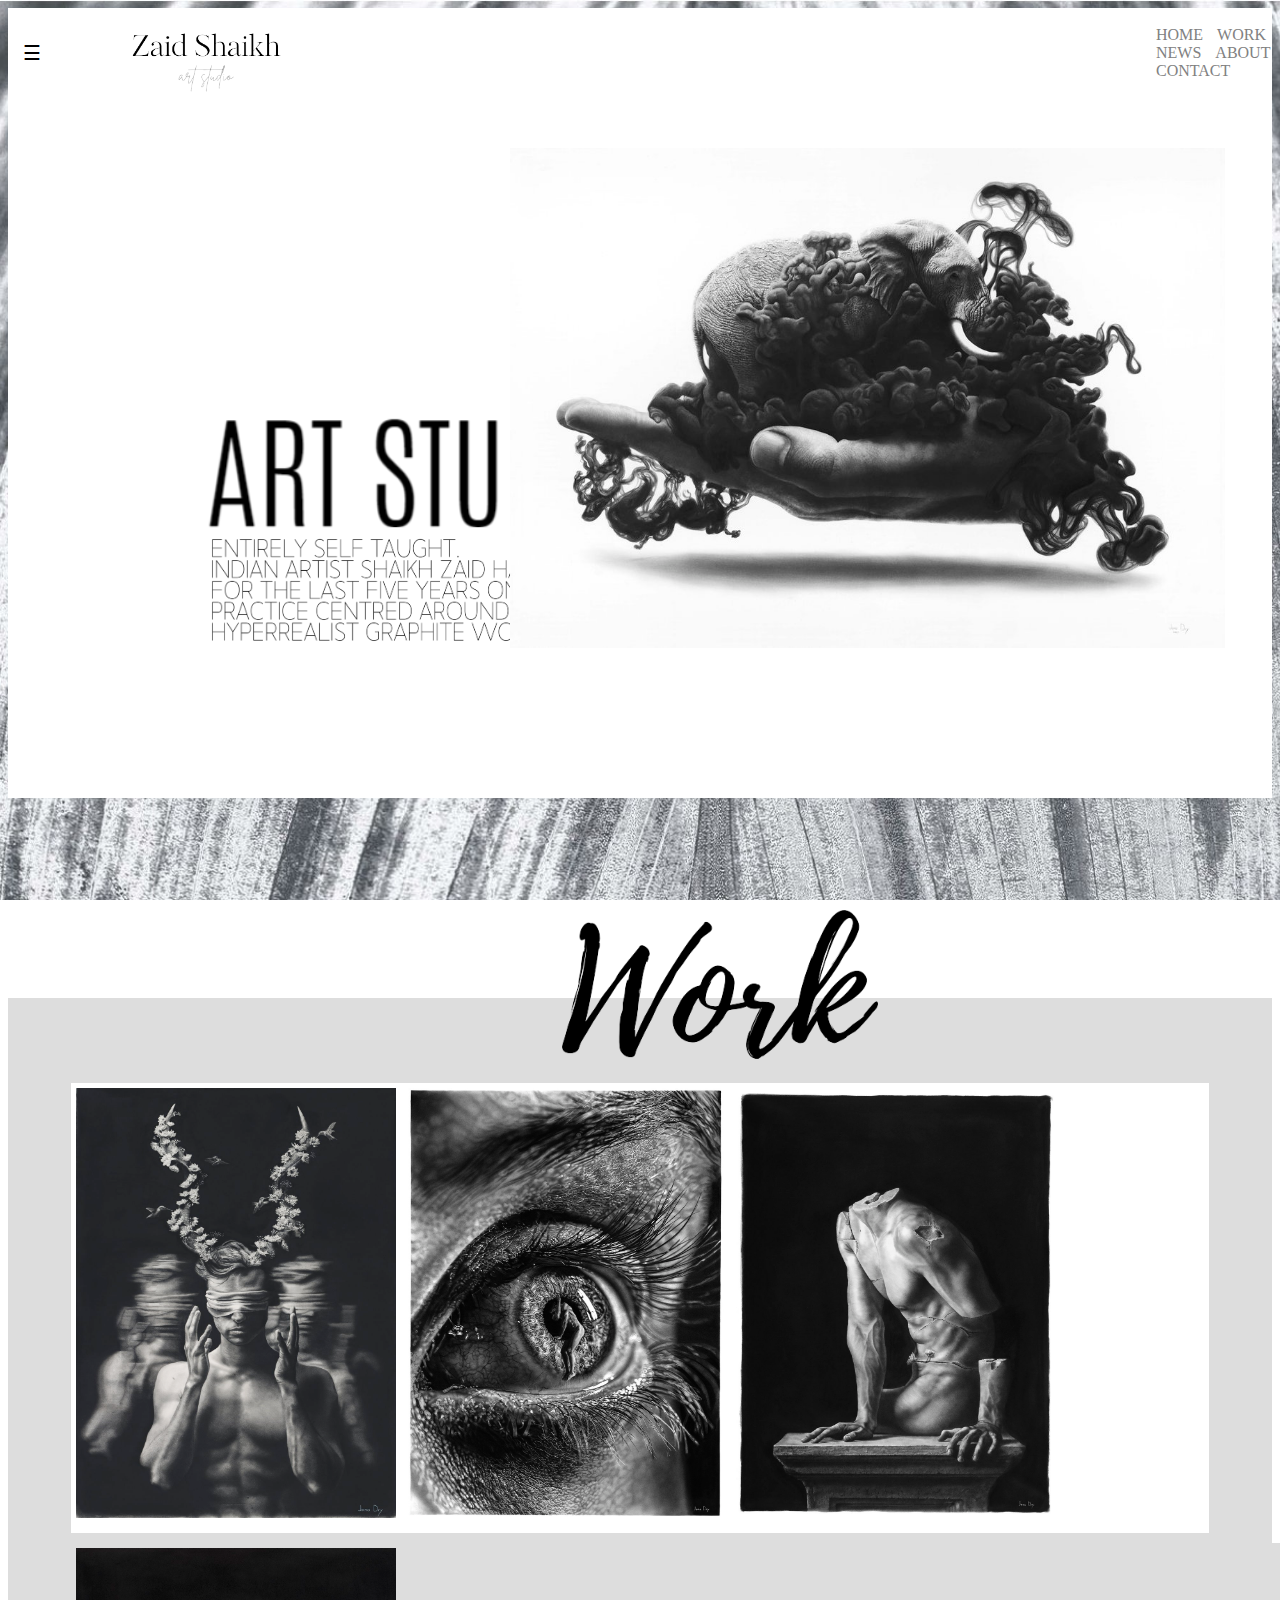
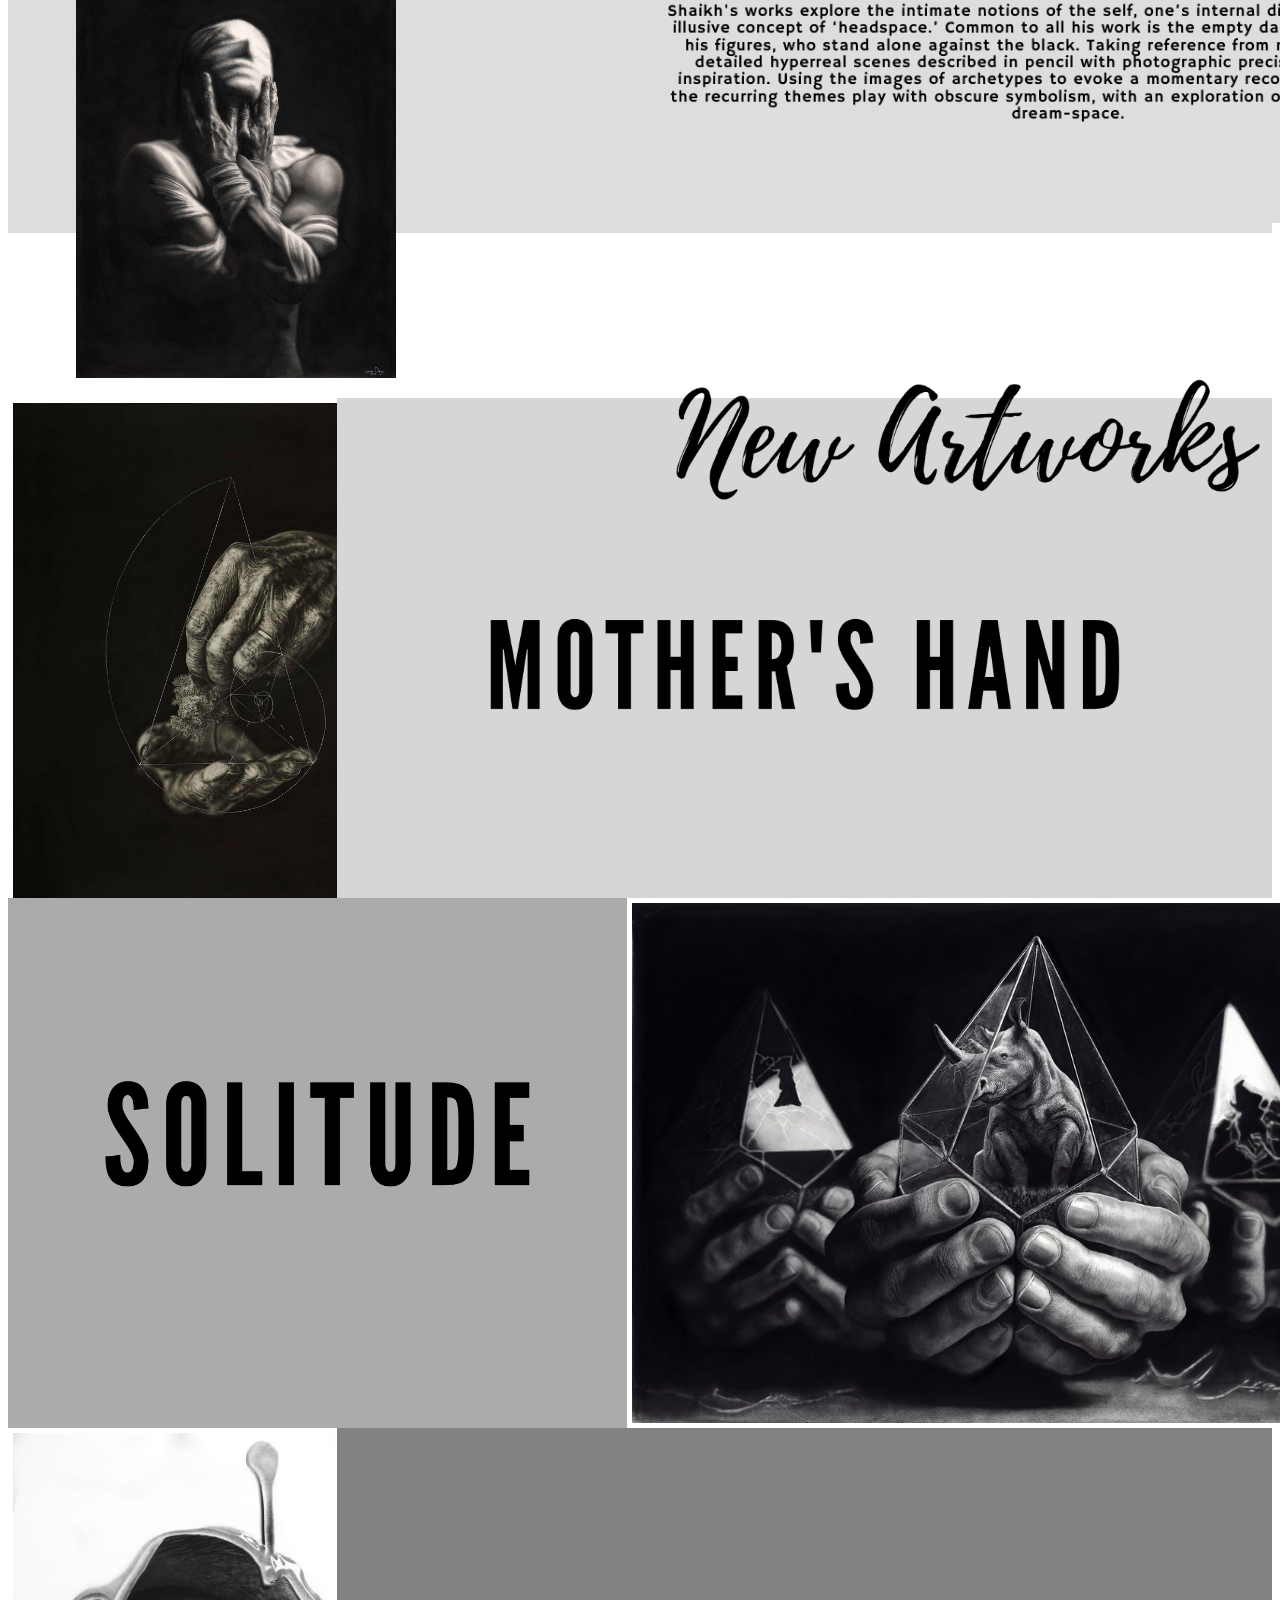
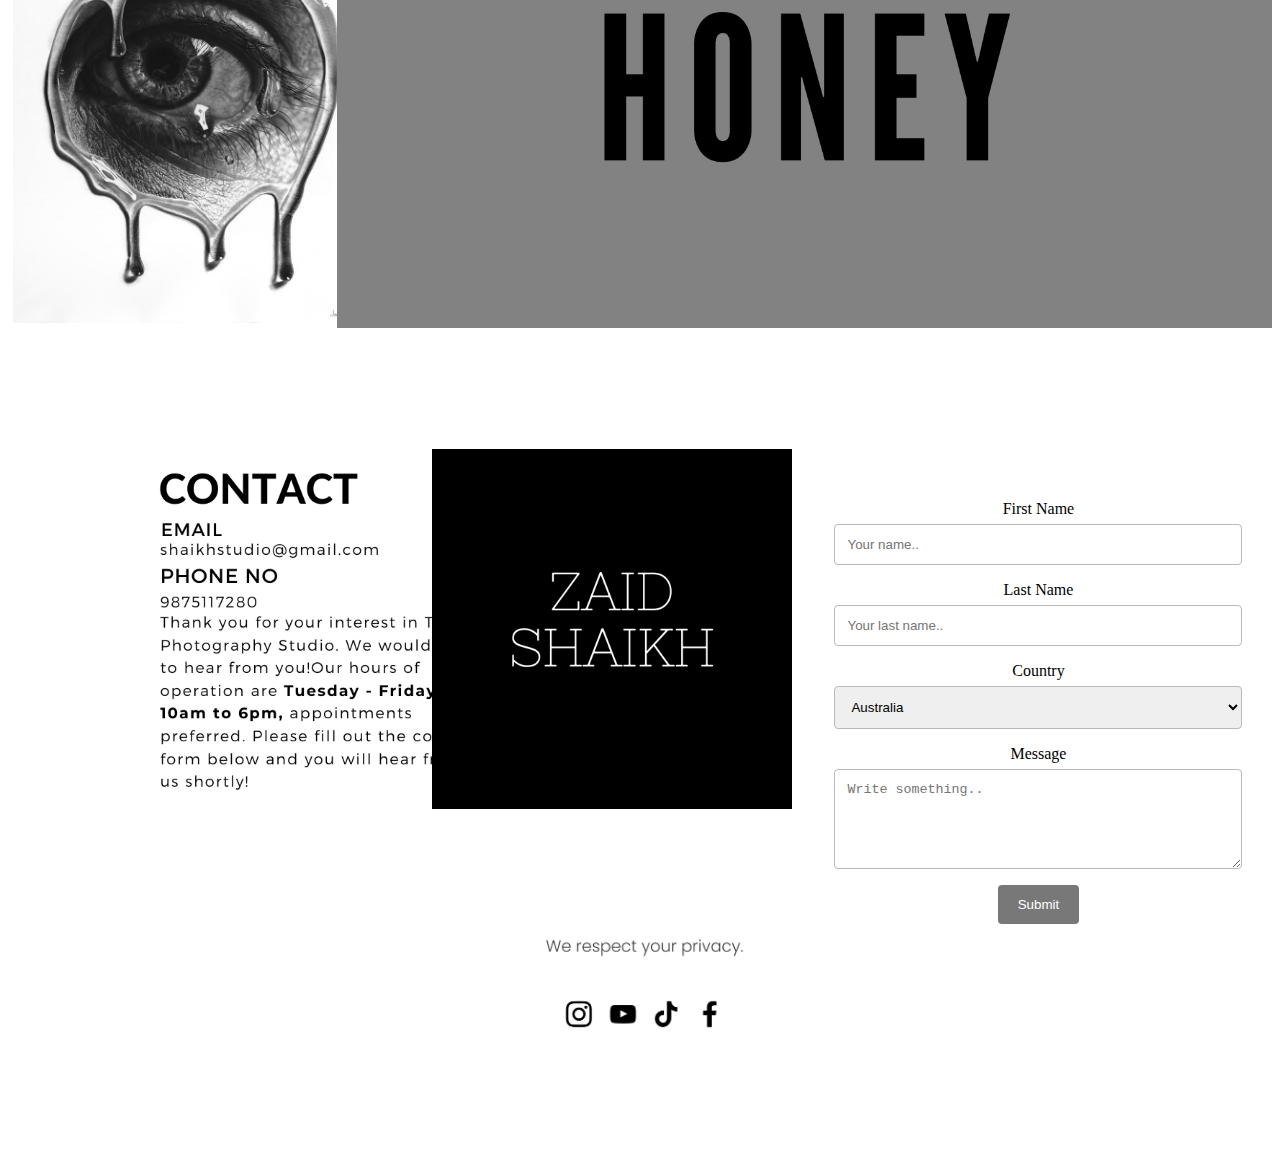
<file: index.html>
<html lang="en">

<head>

    <meta charset="UTF-8">
    <meta http-equiv="X-UA-Compatible" content="IE=edge">
    <meta name="viewport" content="width=device-width, initial-scale=1.0">

    <link rel="stylesheet" href="index.css">

    </style>

    <script src="https://ajax.googleapis.com/ajax/libs/jquery/3.6.0/jquery.min.js"></script>
    <script>
        /* Set the width of the sidebar to 250px (show it) */
        function openNav() {
            document.getElementById("mySidepanel").style.width = "250px";
        }

        /* Set the width of the sidebar to 0 (hide it) */
        function closeNav() {
            document.getElementById("mySidepanel").style.width = "0";
        }

    </script>


    <title>Studio</title>
</head>

<body background="images/bg1.jpg">


    <div id="header">
        <div id="mySidepanel" class="sidepanel">
            <a href="javascript:void(0)" class="closebtn" onclick="closeNav()">&times;</a>
            <br> <a href="order.html">Order Print</a><br>
            <br> <a href="order.html">Order Custom</a><br>
            <br> <a href="myartworks.html">My Artwork</a><br>
        </div>

        <button class="openbtn" onclick="openNav()">&#9776; </button>
        <div id="logo">
            <img src="images/Zaid_Shaikh-removebg-preview.png">
        </div>
        <ul>
            <li><a href="index.html">HOME</a></li>
            <li><a href="work.html">WORK</a></li>
            <li><a href="news.html">NEWS</a></li>
            <li><a href="about.html">ABOUT</a></li>
            <li><a href="#contact"> CONTACT </a></li>
        </ul>
    </div>

    <div id="pannel">
        <div id="p1">

            <img src="images\ART-STUDIO-7-26-2022 (3).png">
            <img src="images\ENTIRELY-SELF-TAUGHT-INDIAN-7-26-2022 (2).png">
        </div>
        <div id="p2">
            <img src="images/Dusk.jpg" </div>
        </div>
    </div>

    <div id="pp">
        <img src="images/Zaid_Shaikh__3_-removebg-preview.png">
    </div>
    <div id="ppp">
        <div id="ppp1">
            <!-- empty space -->
        </div>
        <div id="ppp2">
            <div id="ppp21">
                <!-- empty spaces -->
            </div>
            <div id="ppp22">

                <div class="gallery">
                    <a target="_blank" href="img_5terre.jpg">
                        <img src="images/art1.jpg" alt="Cinque Terre" width="600" height="400">
                    </a>

                </div>

                <div class="gallery">
                    <a target="_blank" href="img_forest.jpg">
                        <img src="images/art2.jpg" alt="Forest" width="600" height="400">
                    </a>

                </div>

                <div class="gallery">
                    <a target="_blank" href="img_lights.jpg">
                        <img src="images/art3.jpg" alt="Northern Lights" width="600" height="400">
                    </a>

                </div>

                <div class="gallery">
                    <a target="_blank" href="img_mountains.jpg">
                        <img src="images/art8.jpg" alt="Mountains" width="600" height="400">
                    </a>

                </div>

                <div id="ppp23">

                    <div id="w1">
                        <img src="images/infooo.png">
                    </div>
                </div>
            </div>
        </div>
    </div>
    </div>

    <div id="ab">
        <div id="abbb" style="height:100px ;">
            <img src="images/new_pannel-removebg-preview (1).png">
        </div>
        <div id="ab1">
            <img src="images/forabout.jpeg">
        </div>
        <div id="ab2">
            <img src="images/MOTHER'S HAND.png">
        </div>
    </div>
    </div>
    <div id="abc">
        <div id="ab3">
            <img src="images/SOLITUDE.png">
        </div>
        <div id="ab4">
            <img src="images/art5.jpg">
        </div>

    </div>
    <div id="abc">
        <!-- <div id="ab5">row 1</div>
        <div id="ab6">row 2</div> -->
        <div id="ab5">
            <img src="images/art6.jpg">
            <!-- HONEY -->
        </div>
        <div id="ab6">
            <img src="images/HONEY.png">
        </div>
    </div>


    <div id="contact">

        <div id="c1">
            <img src="images/email.png">
        </div>
        <div id="c2">
            <img src="images/logoz.png">
        </div>
        <div id="c3">
            <div class="container">
                <form action="action_page.php">

                    <label for="fname">First Name</label>
                    <input type="text" id="fname" name="firstname" placeholder="Your name..">

                    <label for="lname">Last Name</label>
                    <input type="text" id="lname" name="lastname" placeholder="Your last name..">

                    <label for="country">Country</label>
                    <select id="country" name="country">
                        <option value="australia">Australia</option>
                        <option value="canada">Canada</option>
                        <option value="usa">USA</option>
                        <option value="India">India</option>
                    </select>

                    <label for="subject">Message</label>
                    <textarea id="subject" name="subject" placeholder="Write something.."
                        style="height:100px"></textarea>

                    <input type="submit" value="Submit">

                </form>
            </div>
        </div>

        <img src="images/last.png">
    </div>
</body>

</html>
</file>
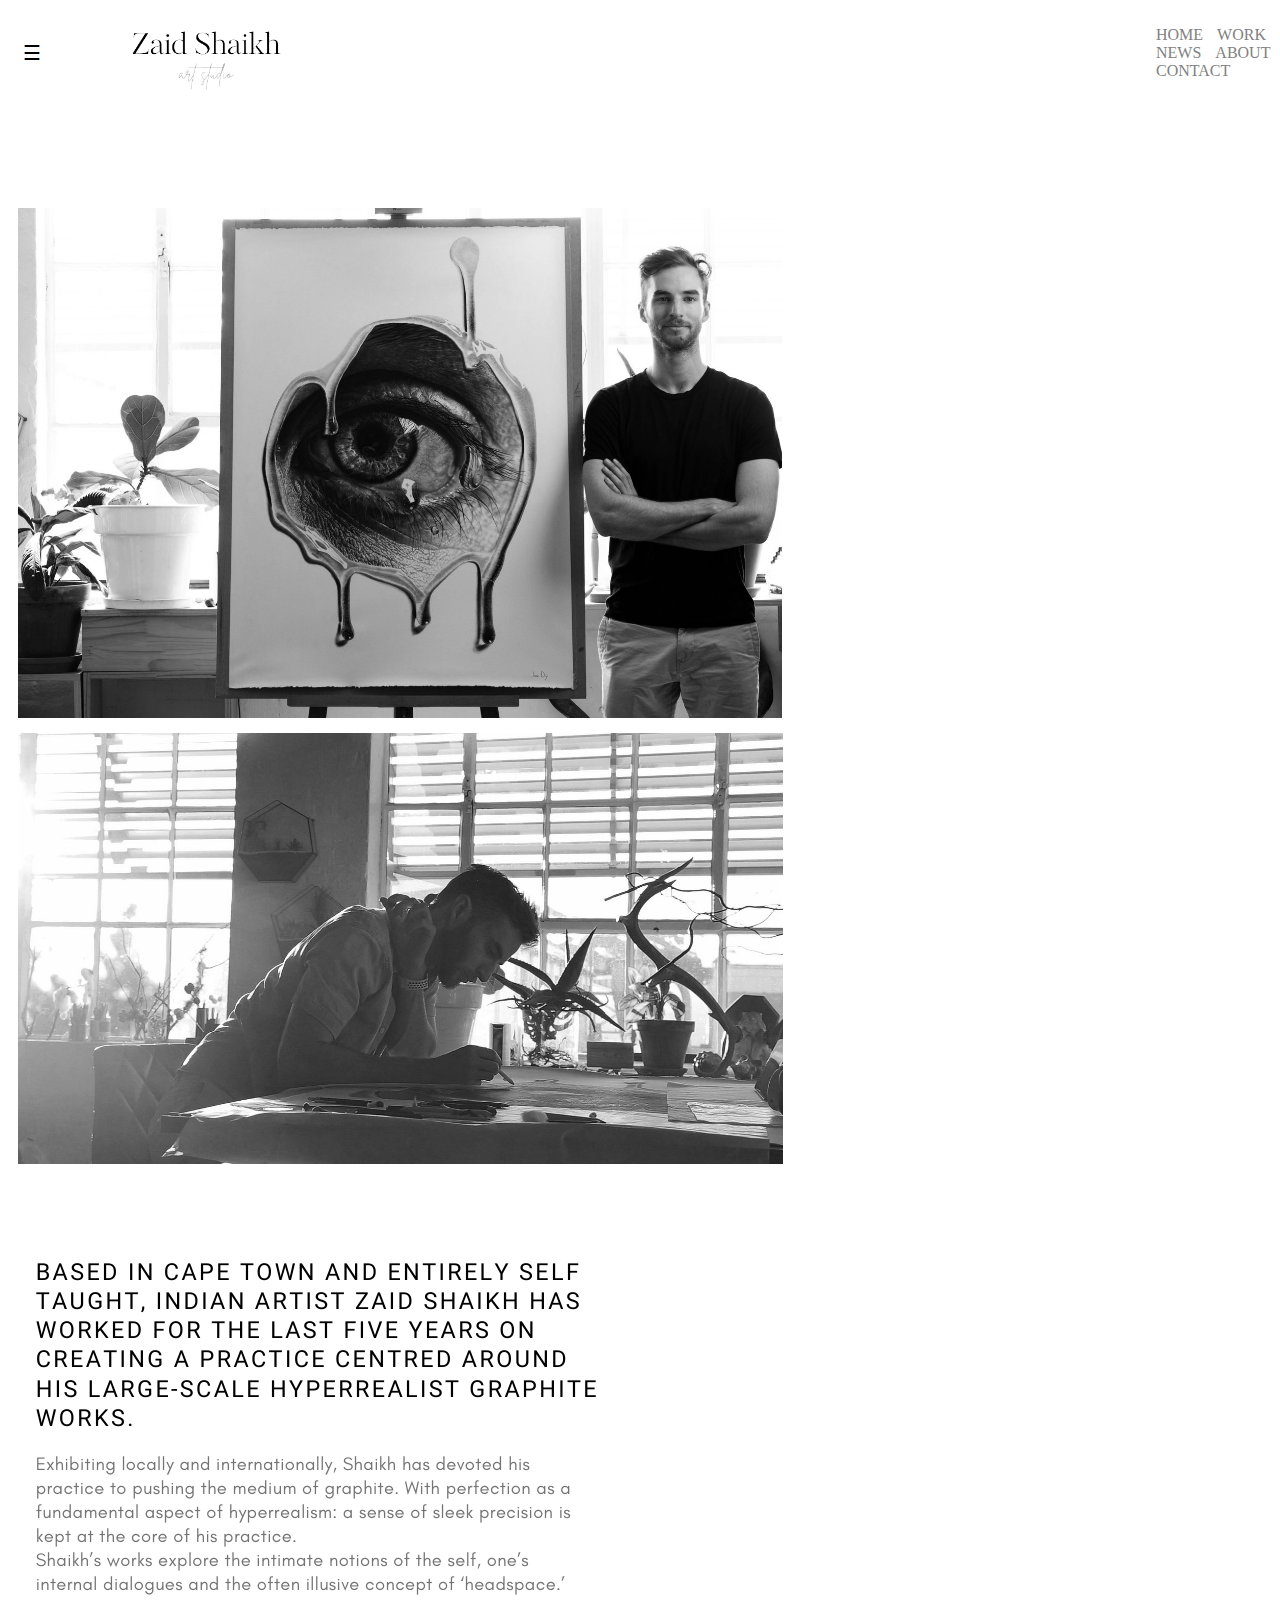
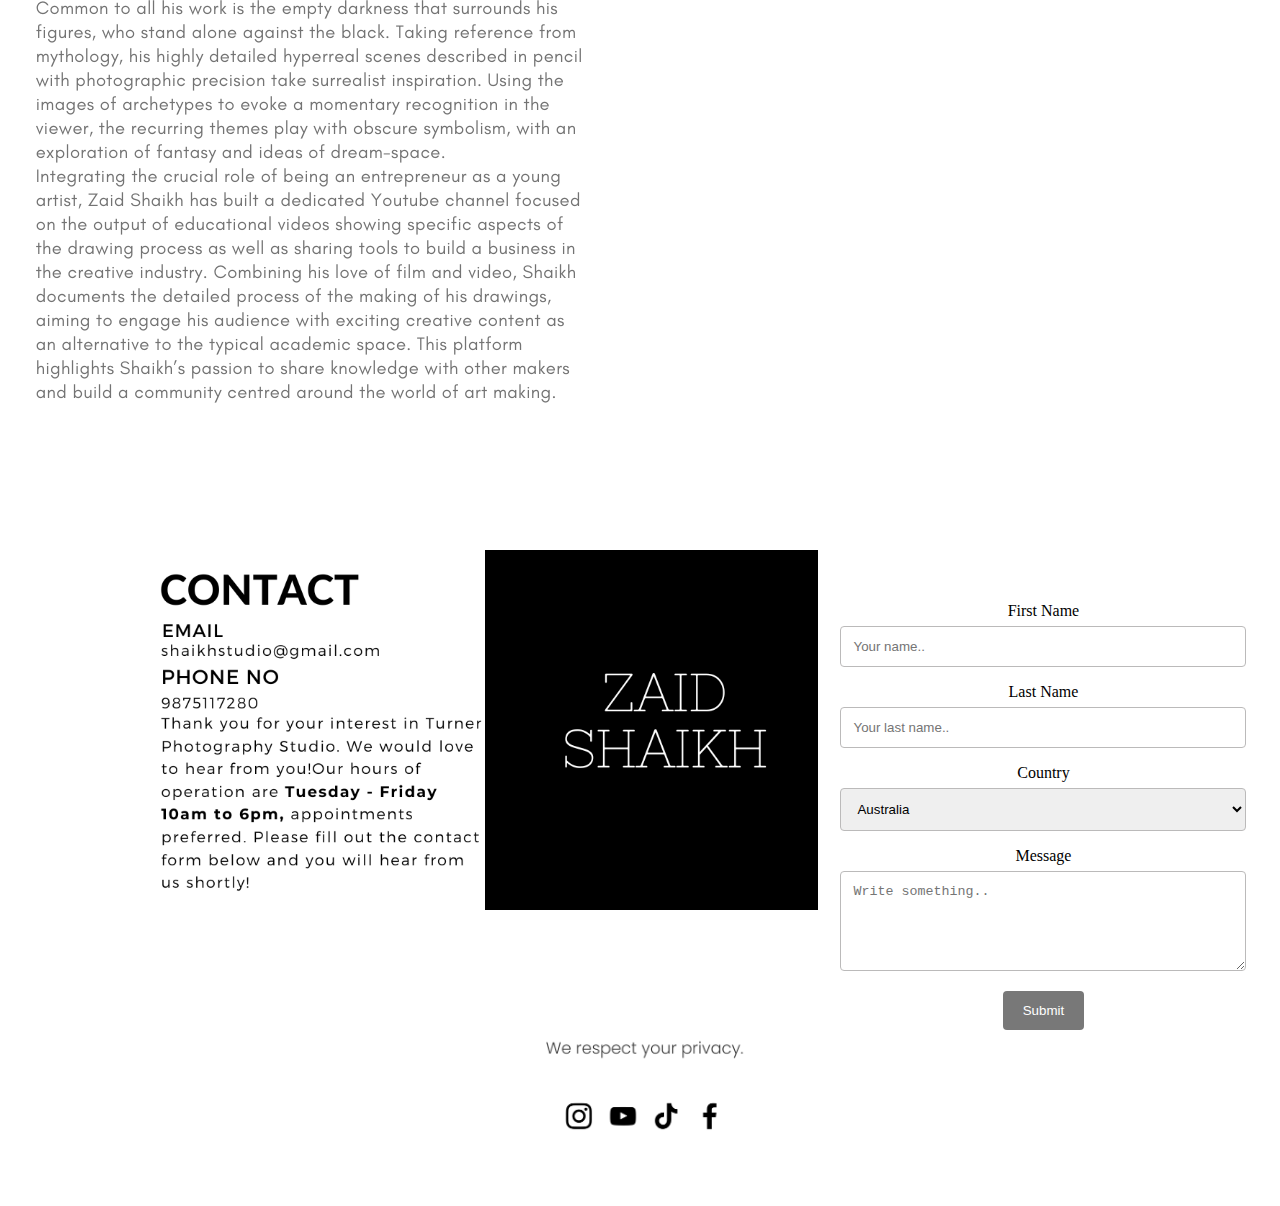
<file: about.html>
<!DOCTYPE html>
<html lang="en">

<head>
    <meta charset="UTF-8">
    <meta http-equiv="X-UA-Compatible" content="IE=edge">
    <meta name="viewport" content="width=device-width, initial-scale=1.0">

    <link rel="stylesheet" href="about.css">
   
    <script src="https://ajax.googleapis.com/ajax/libs/jquery/3.6.0/jquery.min.js"></script>
    <script>
        /* Set the width of the sidebar to 250px (show it) */
        function openNav() {
            document.getElementById("mySidepanel").style.width = "250px";
        }

        /* Set the width of the sidebar to 0 (hide it) */
        function closeNav() {
            document.getElementById("mySidepanel").style.width = "0";
        }

    </script> <title>ABOUT</title>
</head>

<body>

    <div id="header">
        <div id="mySidepanel" class="sidepanel">
            <a href="javascript:void(0)" class="closebtn" onclick="closeNav()">&times;</a>
            <br> <a href="#">Order Print</a><br>
            <br> <a href="#">Order Custom</a><br>
            <br> <a href="myartworks.html">My Artwork</a><br>
        </div>

        <button class="openbtn" onclick="openNav()">&#9776; </button>
        <div id="logo">
            <img src="images/Zaid_Shaikh-removebg-preview.png">
        </div>
        <ul>
            <li><a href="index.html">HOME</a></li>
            <li><a href="work.html">WORK</a></li>
            <li><a href="news.html">NEWS</a></li>
            <li><a href="about.html">ABOUT</a></li>
            <li><a href="#contact"> CONTACT </a></li>
        </ul>
    </div>

    <div id="m">
        
        <div id="r4c1">
            <div id="s1">
                <img src="images/aboutimg1.jpg">
        </div>
        <div id="s2">
            <img src="images/aboutimg2.jpg">
        </div>
        </div>
        <div id="r4c2">
            <img src="images/aboutme.png">
        </div>

        <div id="contact">
        
            <div id="c1">
                <img src="images/email.png">
            </div>
            <div id="c2">
                <img src="images/logoz.png">
            </div>
            <div id="c3">
                <div class="container">
                    <form action="action_page.php">
                  
                      <label for="fname">First Name</label>
                      <input type="text" id="fname" name="firstname" placeholder="Your name..">
                  
                      <label for="lname">Last Name</label>
                      <input type="text" id="lname" name="lastname" placeholder="Your last name..">
                  
                      <label for="country">Country</label>
                      <select id="country" name="country">
                        <option value="australia">Australia</option>
                        <option value="canada">Canada</option>
                        <option value="usa">USA</option>
                        <option value="India">India</option>
                      </select>
                  
                      <label for="subject">Message</label>
                      <textarea id="subject" name="subject" placeholder="Write something.." style="height:100px"></textarea>
                  
                      <input type="submit" value="Submit">
                  
                    </form>
                  </div>
            </div>
        
        <img src="images/last.png">
    </div>

        </div>
       
    
    </div>

    
   
        
    
</body>

</html>
</file>
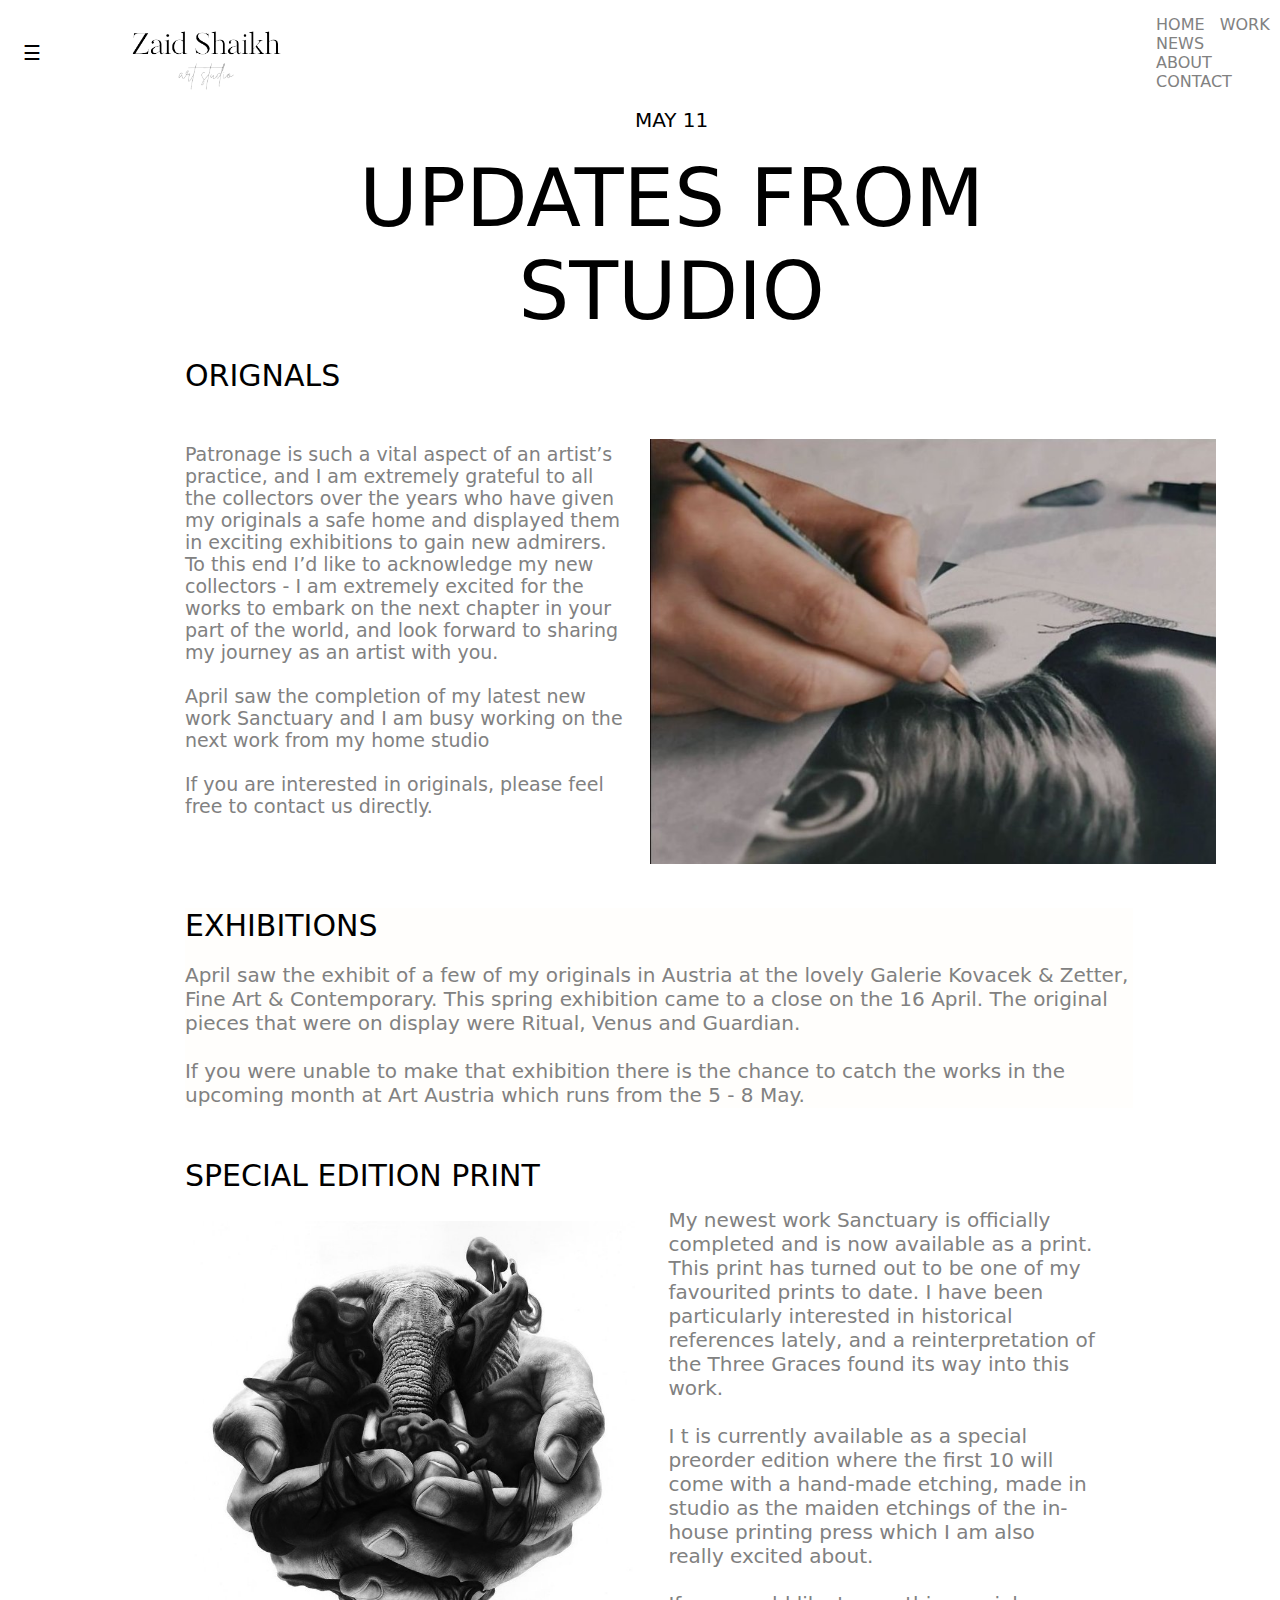
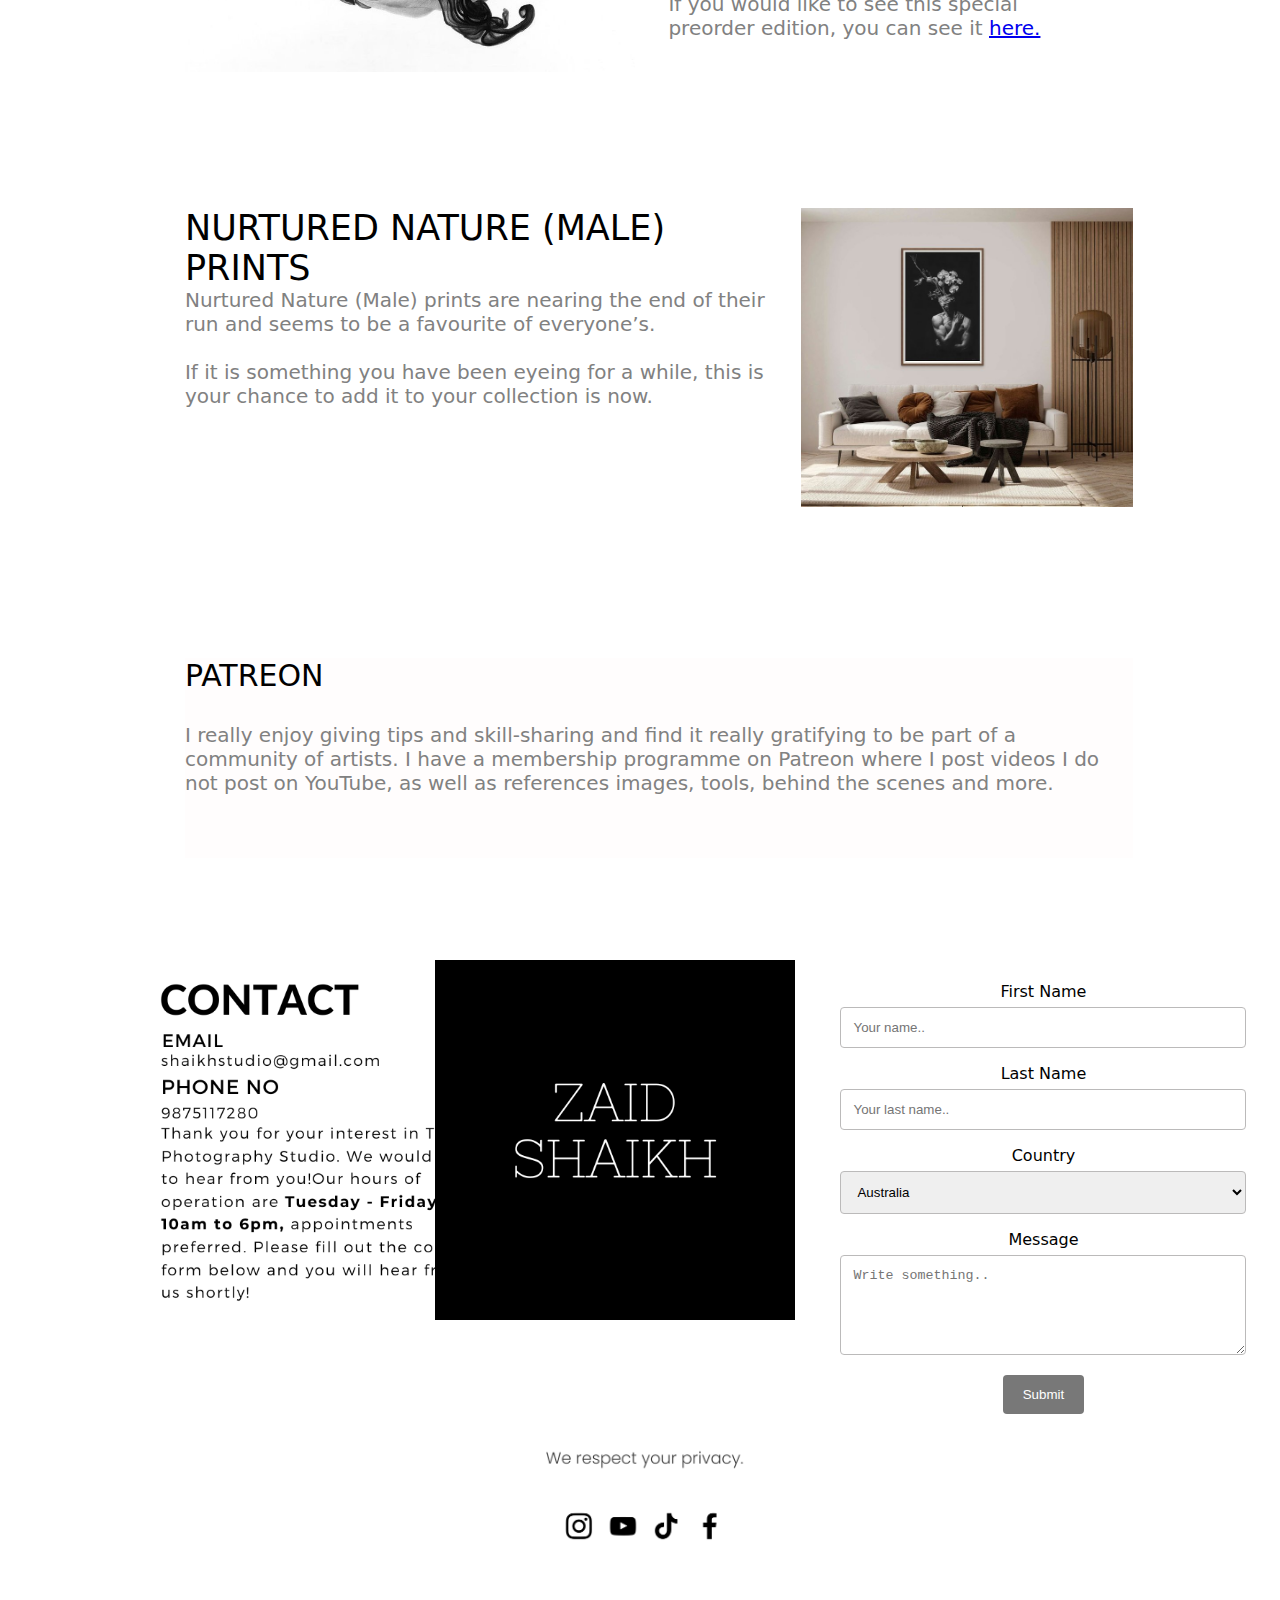
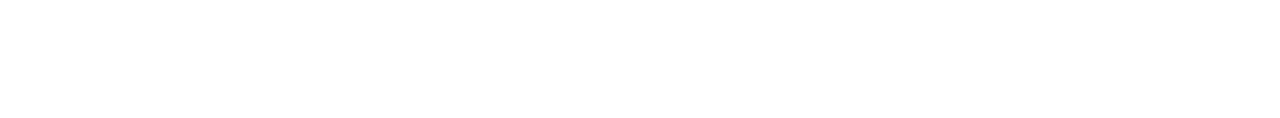
<file: news.html>
<!DOCTYPE html>
<html lang="en">

<head>
    <meta charset="UTF-8">
    <meta http-equiv="X-UA-Compatible" content="IE=edge">
    <meta name="viewport" content="width=device-width, initial-scale=1.0">

    <link rel="stylesheet" href="news.css">
    <script src="https://ajax.googleapis.com/ajax/libs/jquery/3.6.0/jquery.min.js"></script>
    <script>
        /* Set the width of the sidebar to 250px (show it) */
        function openNav() {
            document.getElementById("mySidepanel").style.width = "250px";
        }

        /* Set the width of the sidebar to 0 (hide it) */
        function closeNav() {
            document.getElementById("mySidepanel").style.width = "0";
        }

    </script>
    <title>News</title>
</head>

<body>

    <div id="header">
        <div id="mySidepanel" class="sidepanel">
            <a href="javascript:void(0)" class="closebtn" onclick="closeNav()">&times;</a>
            <br> <a href="#">Order Print</a><br>
            <br> <a href="#">Order Custom</a><br>
            <br> <a href="myartworks.html">My Artwork</a><br>
        </div>

        <button class="openbtn" onclick="openNav()">&#9776; </button>
        <div id="logo">
            <img src="images/Zaid_Shaikh-removebg-preview.png">
        </div>
        <ul>
            <li><a href="index.html">HOME</a></li>
            <li><a href="work.html">WORK</a></li>
            <li><a href="news.html">NEWS</a></li>
            <li><a href="about.html">ABOUT</a></li>
            <li><a href="#contact"> CONTACT </a></li>
        </ul>
    </div>

    <div id="pannel">
        <div id="ptext1">
            MAY 11
        </div>
        <div id="ptext2">
            UPDATES FROM STUDIO
        </div>
    </div>

    <div id="n1">
        <div id="n11">
            <div id="ntext1">
                ORIGNALS
            </div>
            <div id="ntext2">
                Patronage is such a vital aspect of an artist’s practice, and I am extremely grateful to all the
                collectors over the years who have given my originals a safe home and displayed them in exciting
                exhibitions to gain new admirers. To this end I’d like to acknowledge my new collectors - I am extremely
                excited for the works to embark on the next chapter in your part of the world, and look forward to
                sharing my journey as an artist with you.
                <br><br>
                April saw the completion of my latest new work Sanctuary and I am busy working on the next work from my
                home studio
                <br><br>
                If you are interested in originals, please feel free to contact us directly.
            </div>
        </div>
        <div id="n12">
            <img src="images/news1.jpg">
        </div>
    </div>

    <div id="n3">
        <div id="n31">
            EXHIBITIONS
        </div>
        <div id="n32">
            April saw the exhibit of a few of my originals in Austria at the lovely Galerie Kovacek & Zetter, Fine Art &
            Contemporary. This spring exhibition came to a close on the 16 April. The original pieces that were on
            display were Ritual, Venus and Guardian.
            <br><br>
            If you were unable to make that exhibition there is the chance to catch the works in the upcoming month at
            Art Austria which runs from the 5 - 8 May.
        </div>
    </div>
    <div id="n4">
        <div id="n41">
            SPECIAL EDITION PRINT
            <img src="images/art4.jpeg">
        </div>
        <div id="n42">
            My newest work Sanctuary is officially completed and is now available as a print. This print has turned out
            to be one of my favourited prints to date. I have been particularly interested in historical references
            lately, and a reinterpretation of the Three Graces found its way into this work.
            <br><br>
            I t is currently available as a special preorder edition where the first 10 will come with a hand-made
            etching, made in studio as the maiden etchings of the in-house printing press which I am also really excited
            about.
            <br><br>
            If you would like to see this special preorder edition, you can see it <a href="work.html"> here.</a>
        </div>
    </div>

    <div id="n5">
        <div id="n51">
            <div id="n511">
                NURTURED NATURE (MALE) PRINTS
            </div>
            <div id="n512">
                Nurtured Nature (Male) prints are nearing the end of their run and seems to be a favourite of
                everyone’s.
                <br><br>
                If it is something you have been eyeing for a while, this is your chance to add it to your collection is
                now.
            </div>
        </div>
        <div id="n52">
            <img src="images/news2.jpeg">
        </div>
    </div>
    
    <div id="n6">
        <div id="n61">
            PATREON
        </div>
        <div id="n62">
            I really enjoy giving tips and skill-sharing and find it really gratifying to be part of a community of artists. I  have a membership programme on Patreon where I post videos I do not post on YouTube, as well as references images, tools, behind the scenes and more.
        </div>
    </div>
    <div id="contact">

        <div id="c1">
            <img src="images/email.png">
        </div>
        <div id="c2">
            <img src="images/logoz.png">
        </div>
        <div id="c3">
            <div class="container">
                <form action="action_page.php">
              
                  <label for="fname">First Name</label>
                  <input type="text" id="fname" name="firstname" placeholder="Your name..">
              
                  <label for="lname">Last Name</label>
                  <input type="text" id="lname" name="lastname" placeholder="Your last name..">
              
                  <label for="country">Country</label>
                  <select id="country" name="country">
                    <option value="australia">Australia</option>
                    <option value="canada">Canada</option>
                    <option value="usa">USA</option>
                    <option value="India">India</option>
                  </select>
              
                  <label for="subject">Message</label>
                  <textarea id="subject" name="subject" placeholder="Write something.." style="height:100px"></textarea>
              
                  <input type="submit" value="Submit">
              
                </form>
              </div>
        </div>

        <img src="images/last.png">
    </div>
</body>

</html>
</file>
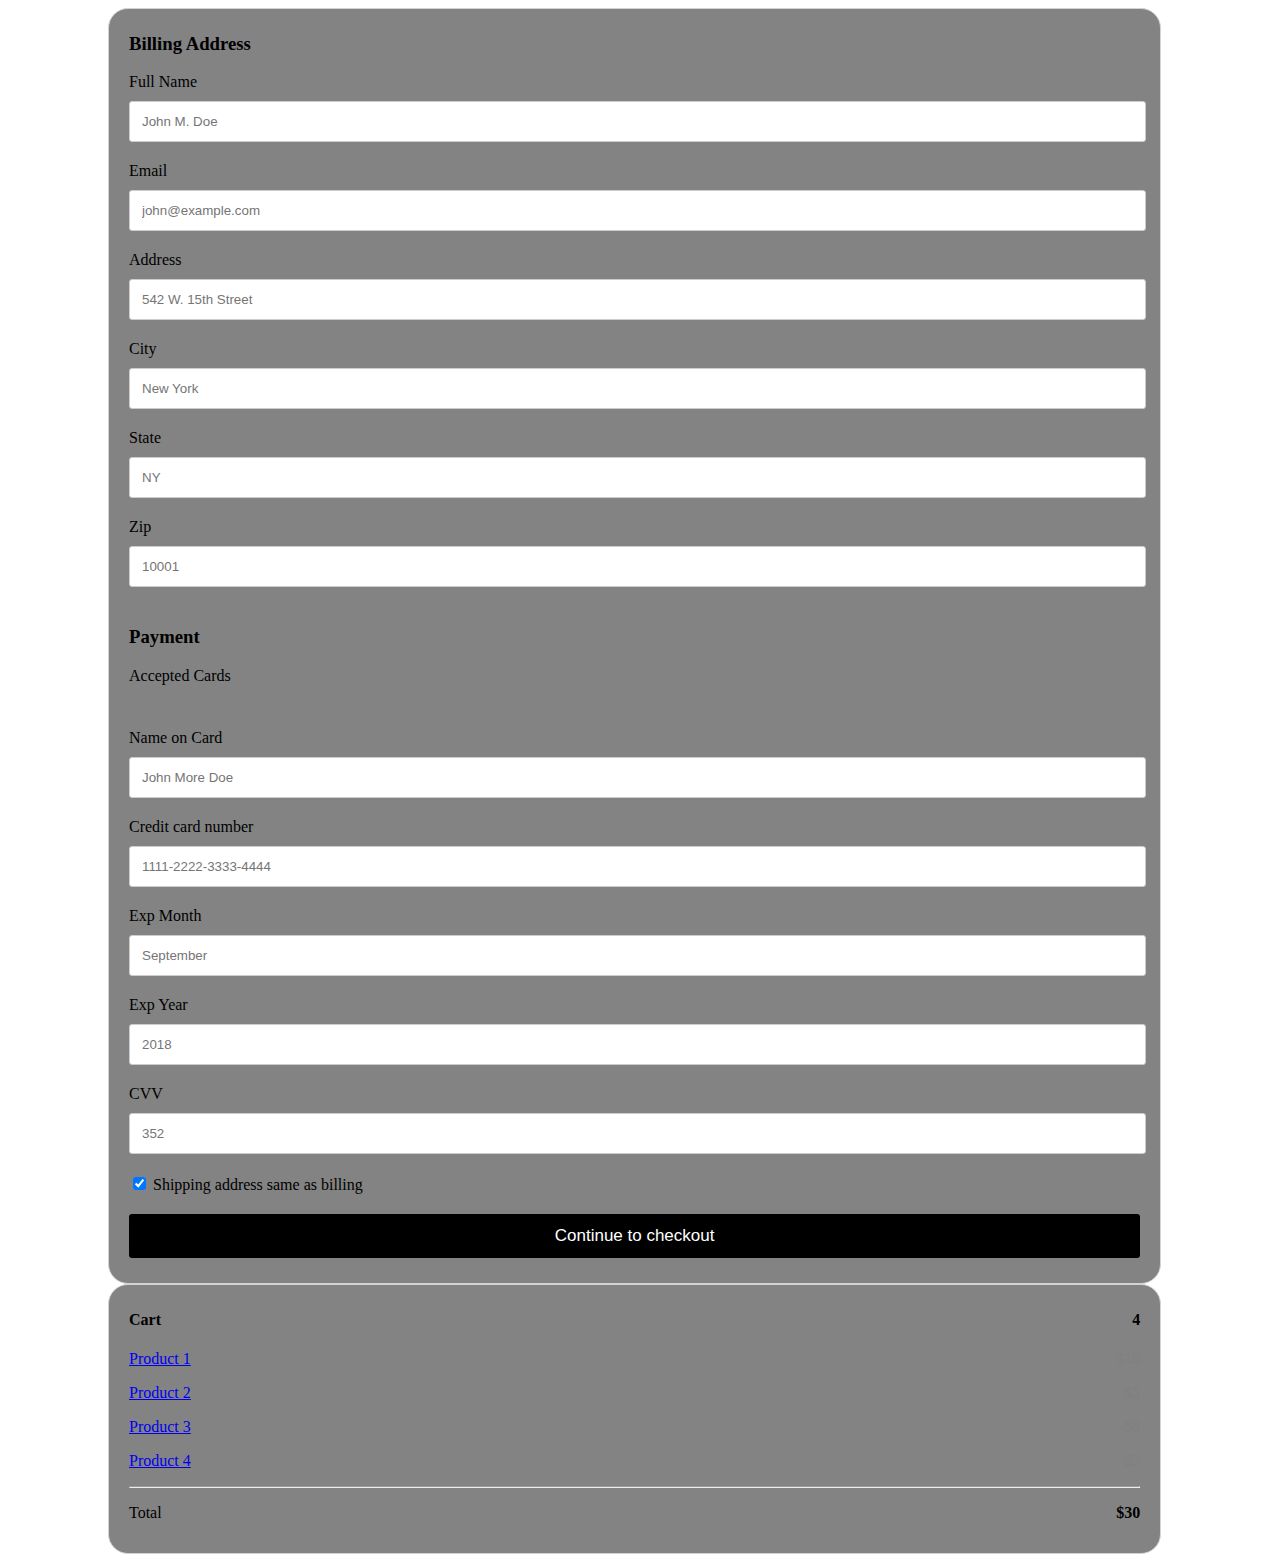
<file: order.html>
<!DOCTYPE html>
<html lang="en">
<head>
    <meta charset="UTF-8">
    <meta http-equiv="X-UA-Compatible" content="IE=edge">
    <meta name="viewport" content="width=device-width, initial-scale=1.0">
    <title>Order</title>
    <link rel="stylesheet" href="order.css">
</head>
<body>

    <div class="row">
        <div class="col-75">
          <div class="container">
            <form action="/action_page.php">
      
              <div class="row">
                <div class="col-50">
                  <h3>Billing Address</h3>
                  <label for="fname"><i class="fa fa-user"></i> Full Name</label>
                  <input type="text" id="fname" name="firstname" placeholder="John M. Doe">
                  <label for="email"><i class="fa fa-envelope"></i> Email</label>
                  <input type="text" id="email" name="email" placeholder="john@example.com">
                  <label for="adr"><i class="fa fa-address-card-o"></i> Address</label>
                  <input type="text" id="adr" name="address" placeholder="542 W. 15th Street">
                  <label for="city"><i class="fa fa-institution"></i> City</label>
                  <input type="text" id="city" name="city" placeholder="New York">
      
                  <div class="row">
                    <div class="col-50">
                      <label for="state">State</label>
                      <input type="text" id="state" name="state" placeholder="NY">
                    </div>
                    <div class="col-50">
                      <label for="zip">Zip</label>
                      <input type="text" id="zip" name="zip" placeholder="10001">
                    </div>
                  </div>
                </div>
      
                <div class="col-50">
                  <h3>Payment</h3>
                  <label for="fname">Accepted Cards</label>
                  <div class="icon-container">
                    <i class="fa fa-cc-visa" style="color:navy;"></i>
                    <i class="fa fa-cc-amex" style="color:blue;"></i>
                    <i class="fa fa-cc-mastercard" style="color:red;"></i>
                    <i class="fa fa-cc-discover" style="color:orange;"></i>
                  </div>
                  <label for="cname">Name on Card</label>
                  <input type="text" id="cname" name="cardname" placeholder="John More Doe">
                  <label for="ccnum">Credit card number</label>
                  <input type="text" id="ccnum" name="cardnumber" placeholder="1111-2222-3333-4444">
                  <label for="expmonth">Exp Month</label>
                  <input type="text" id="expmonth" name="expmonth" placeholder="September">
      
                  <div class="row">
                    <div class="col-50">
                      <label for="expyear">Exp Year</label>
                      <input type="text" id="expyear" name="expyear" placeholder="2018">
                    </div>
                    <div class="col-50">
                      <label for="cvv">CVV</label>
                      <input type="text" id="cvv" name="cvv" placeholder="352">
                    </div>
                  </div>
                </div>
      
              </div>
              <label>
                <input type="checkbox" checked="checked" name="sameadr"> Shipping address same as billing
              </label>
              <input type="submit" value="Continue to checkout" class="btn">
            </form>
          </div>
        </div>
      
        <div class="col-25">
          <div class="container">
            <h4>Cart
              <span class="price" style="color:black">
                <i class="fa fa-shopping-cart"></i>
                <b>4</b>
              </span>
            </h4>
            <p><a href="#">Product 1</a> <span class="price">$15</span></p>
            <p><a href="#">Product 2</a> <span class="price">$5</span></p>
            <p><a href="#">Product 3</a> <span class="price">$8</span></p>
            <p><a href="#">Product 4</a> <span class="price">$2</span></p>
            <hr>
            <p>Total <span class="price" style="color:black"><b>$30</b></span></p>
          </div>
        </div>
      </div>
    
</body>
</html>
</file>
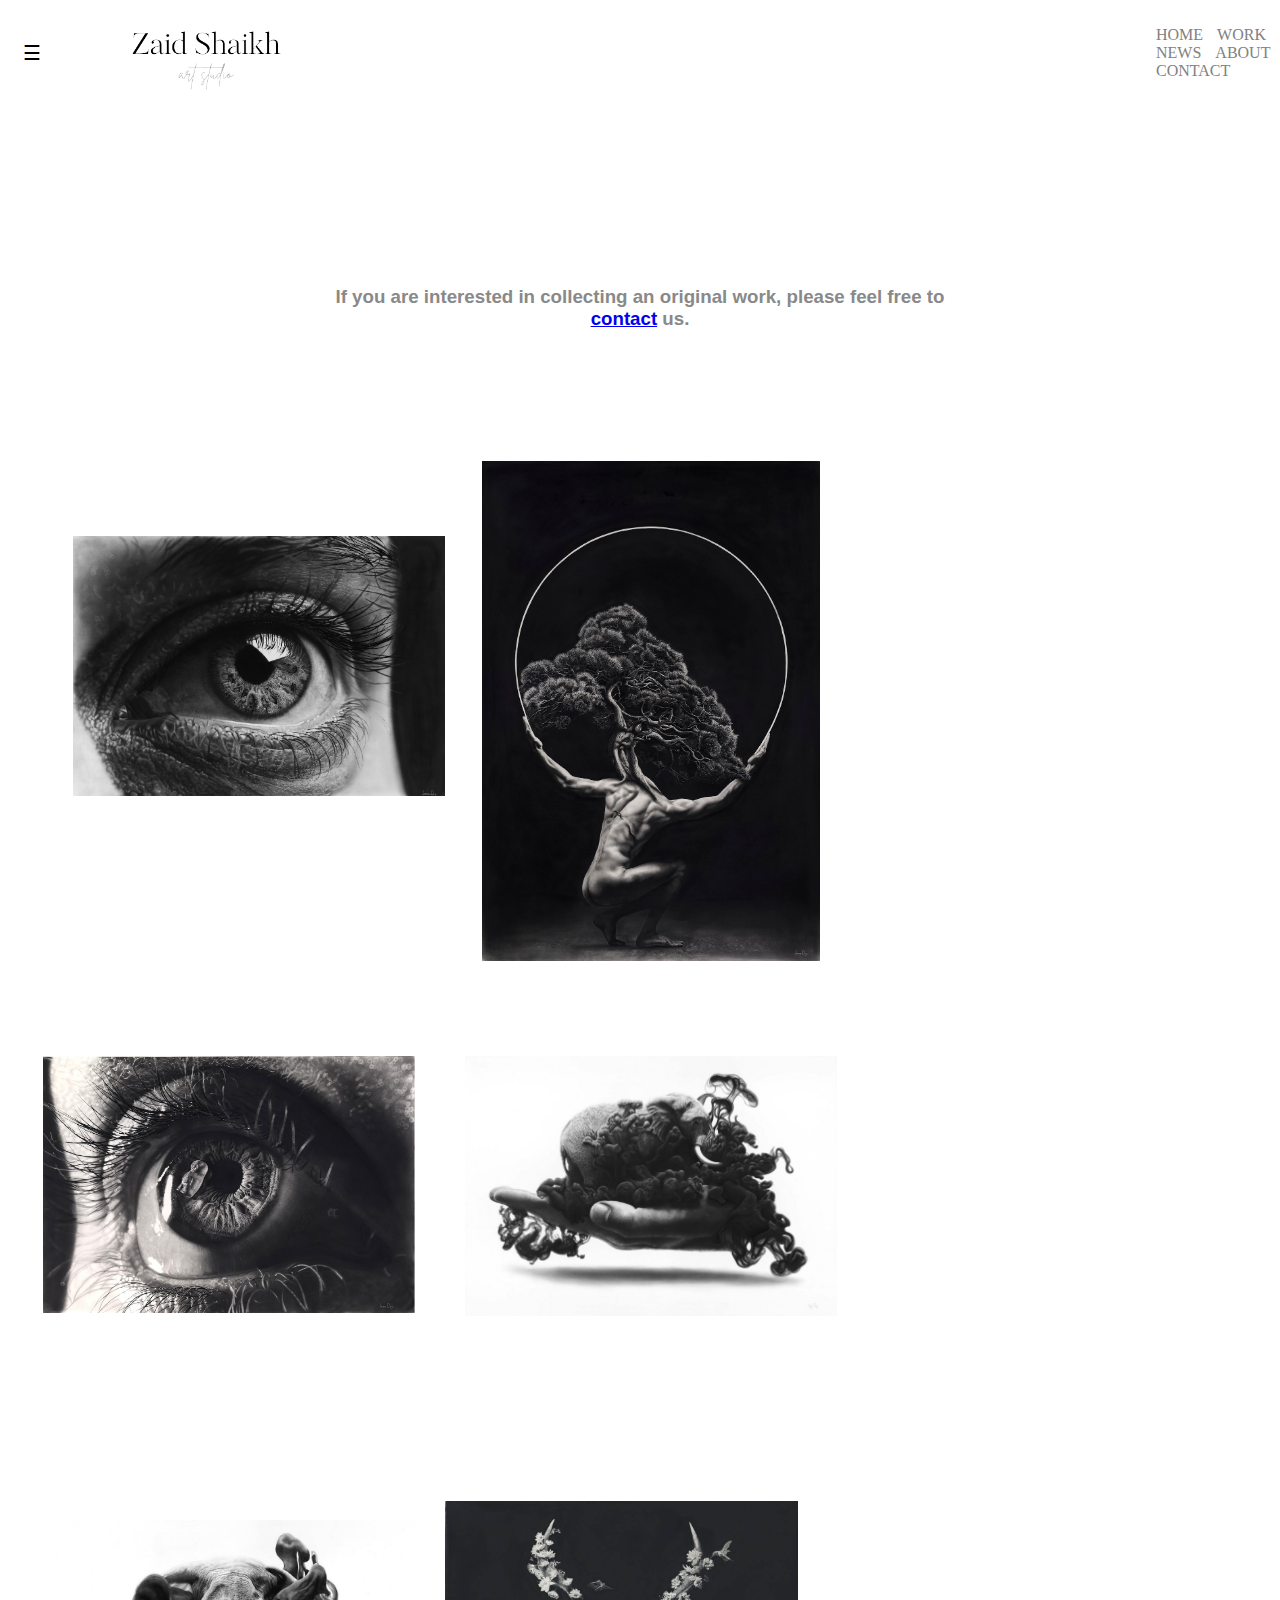
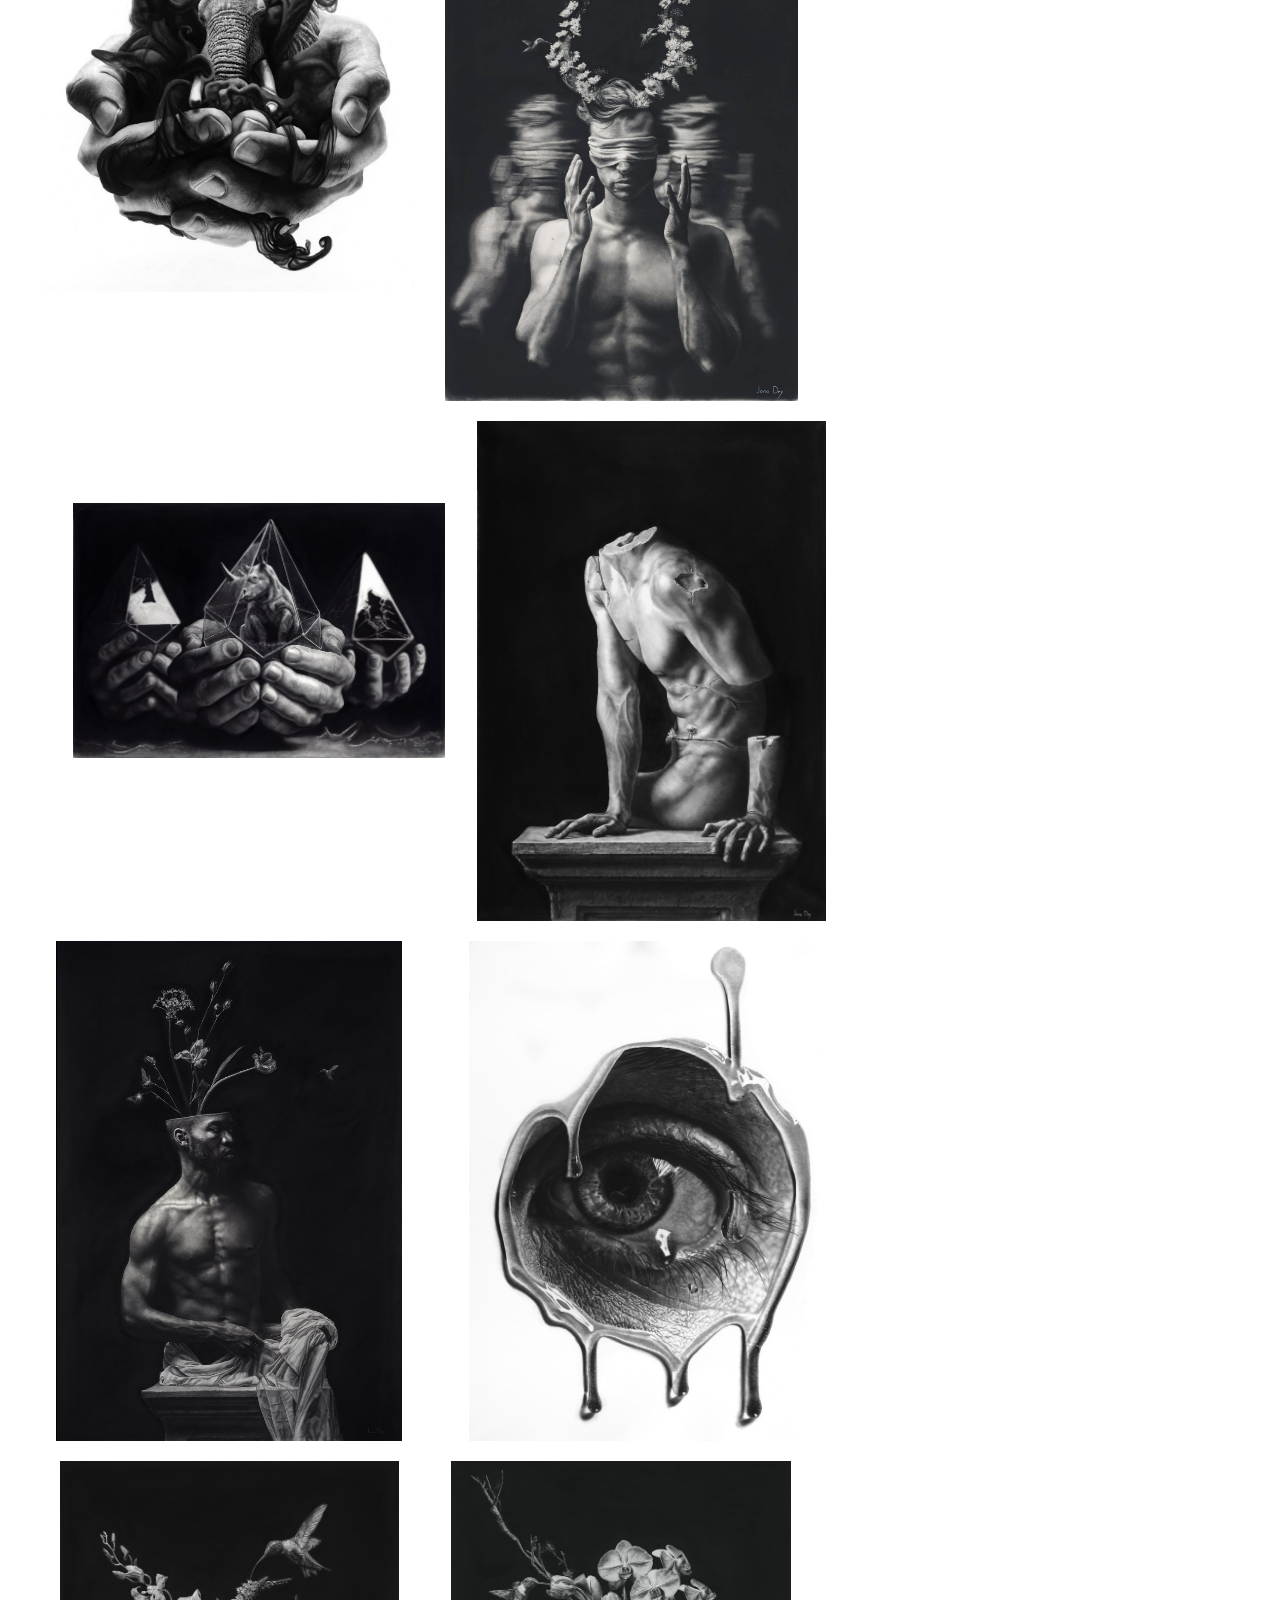
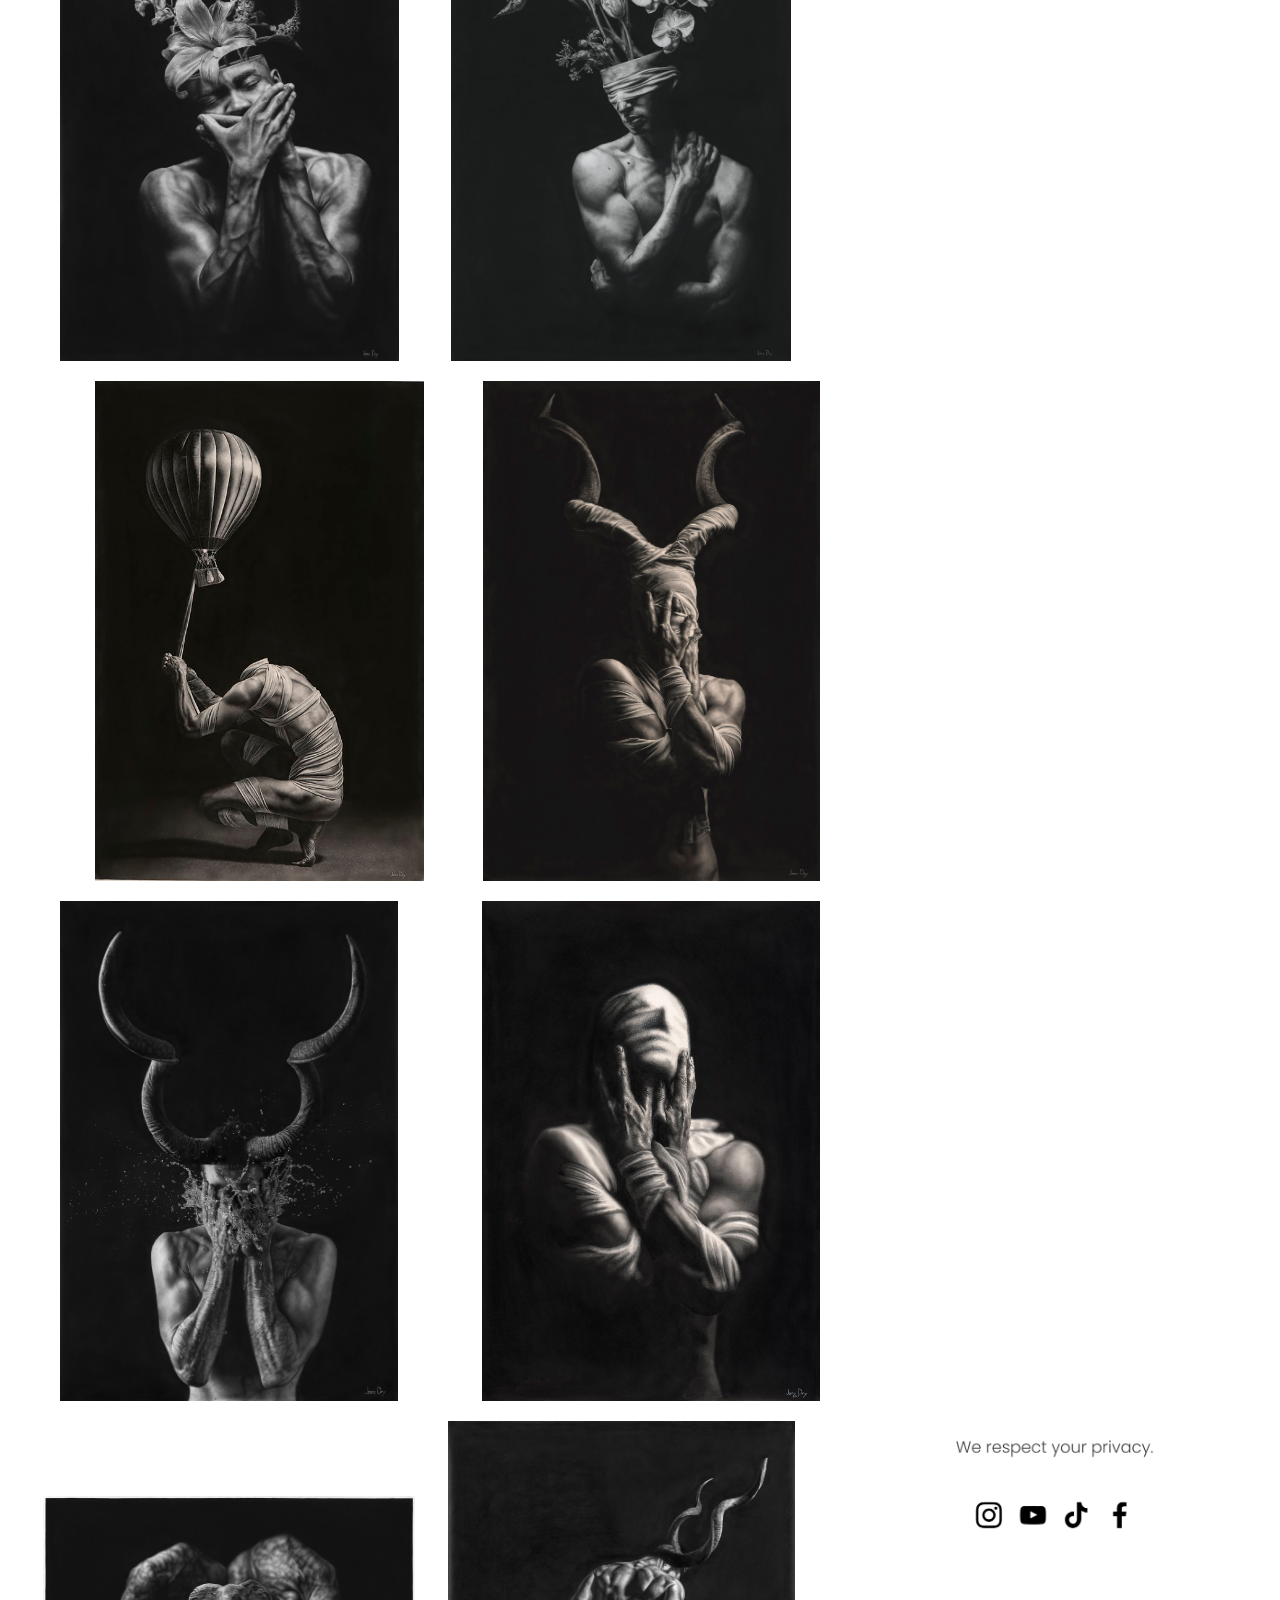
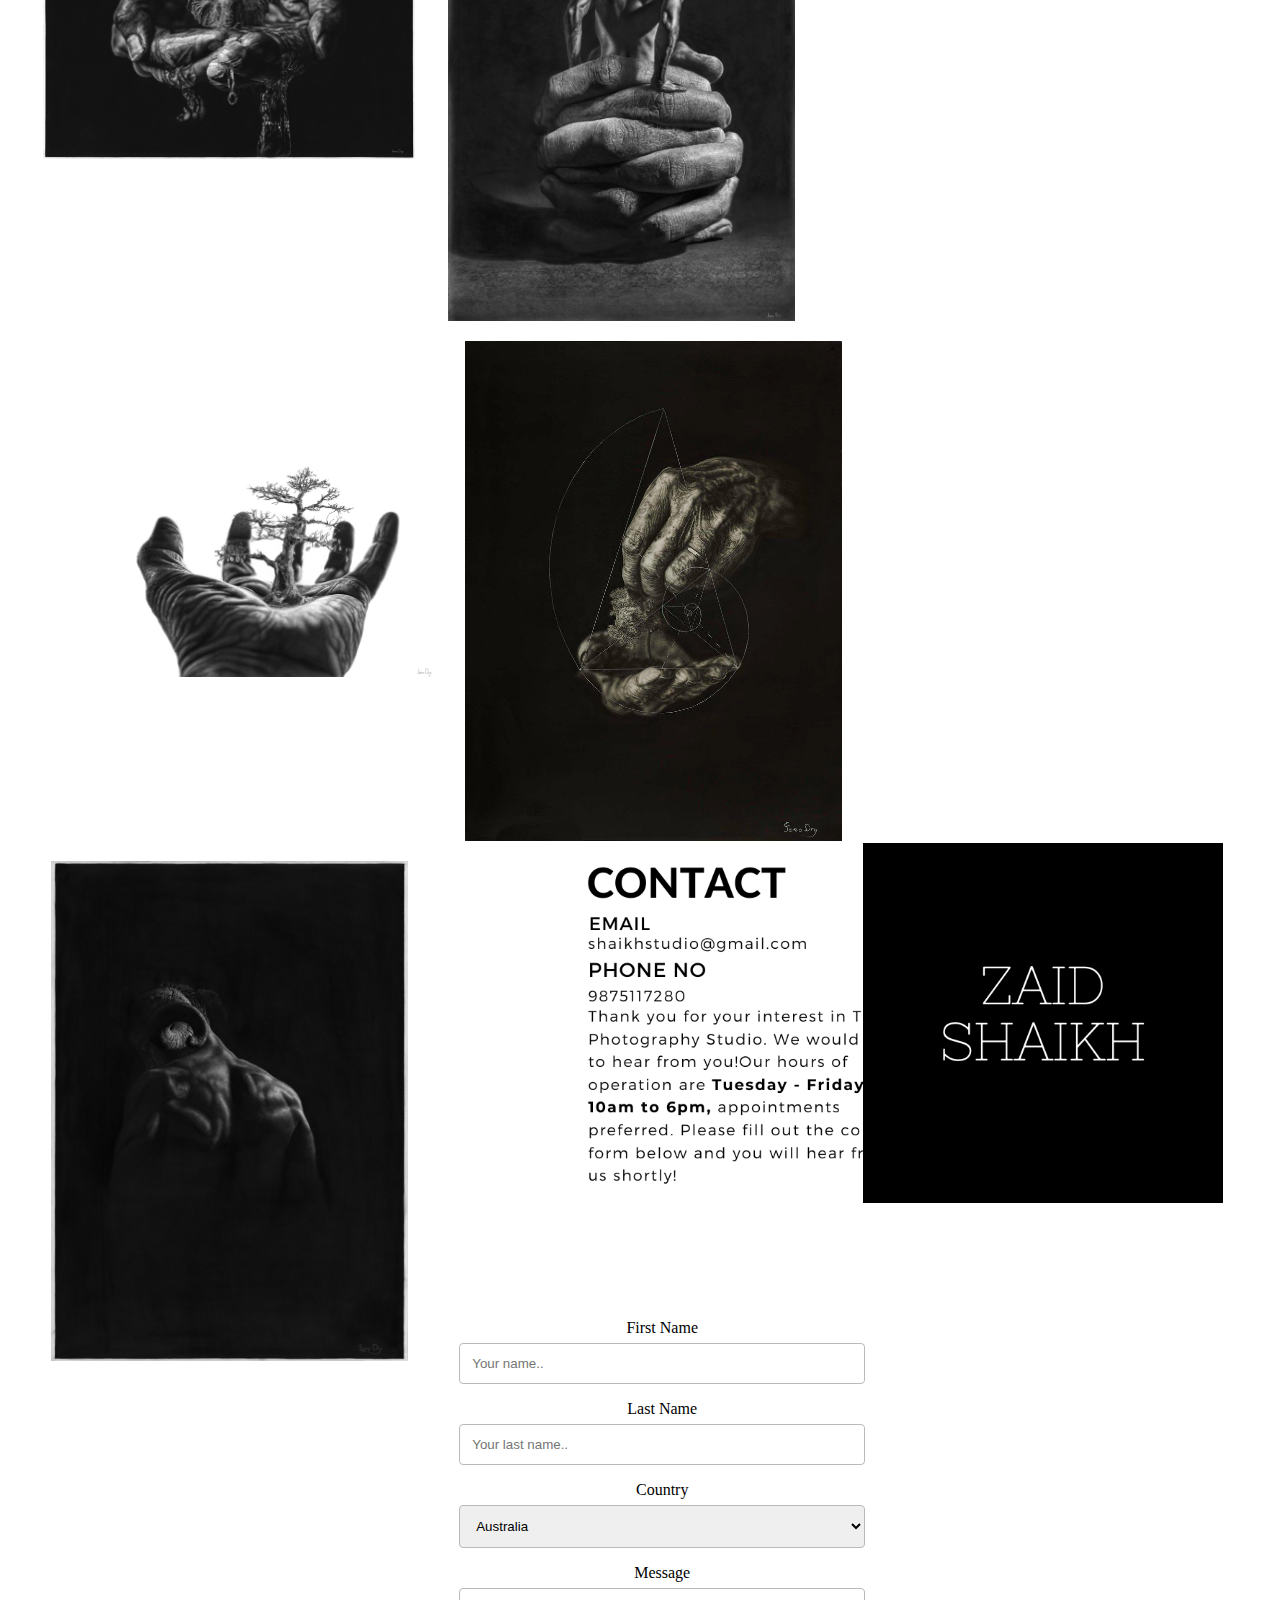
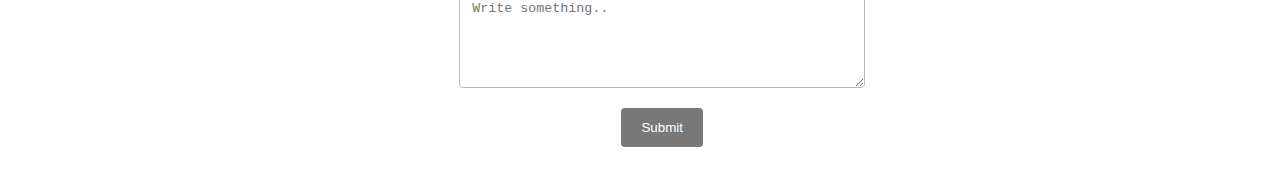
<file: work.html>
<!DOCTYPE html>
<html lang="en">

<head>

    <meta charset="UTF-8">
    <meta http-equiv="X-UA-Compatible" content="IE=edge">
    <meta name="viewport" content="width=device-width, initial-scale=1.0">

    <link rel="stylesheet" href="work.css">

    <script src="https://ajax.googleapis.com/ajax/libs/jquery/3.6.0/jquery.min.js"></script>
    <script>
        /* Set the width of the sidebar to 250px (show it) */
        function openNav() {
            document.getElementById("mySidepanel").style.width = "250px";
        }

        /* Set the width of the sidebar to 0 (hide it) */
        function closeNav() {
            document.getElementById("mySidepanel").style.width = "0";
        }

    </script>
    <title>Work</title>

</head>

<body>

    <div id="header">
        <div id="mySidepanel" class="sidepanel">
            <a href="javascript:void(0)" class="closebtn" onclick="closeNav()">&times;</a>
            <br> <a href="#">Order Print</a><br>
            <br> <a href="#">Order Custom</a><br>
            <br> <a href="myartworks.html">My Artwork</a><br>
        </div>

        <button class="openbtn" onclick="openNav()">&#9776; </button>
        <div id="logo">
            <img src="images/Zaid_Shaikh-removebg-preview.png">
        </div>
        <ul>
            <li><a href="index.html">HOME</a></li>
            <li><a href="work.html">WORK</a></li>
            <li><a href="news.html">NEWS</a></li>
            <li><a href="about.html">ABOUT</a></li>
            <li><a href="#contact"> CONTACT </a></li>
        </ul>
    </div>


    <div id="p1">
        <h3>
            <br>
            <br>
            <br>
            <br>
            If you are interested in collecting an original work, please feel free to <a href="#contact">contact</a>  us.

        </h3>
    </div>

    <div id="r4">

        <div id="row1">

            <img src="work/w1.jpg" >

        </div>

        <div id="row2">

            <img src="work/w2.jpg">

        </div>

        <div id="row3">

            <img src="work/w3.jpg">

        </div>

        <div id="row4">

            <img src="work/w4.jpg" >

        </div>

        <div id="row5">

            <img src="work/w5.jpeg">

        </div>

        <div id="row6">

            <img src="work/w6.jpg">

        </div>
        <div id="row7">

            <img src="work/w7.jpg" >

        </div>

        <div id="row8">

            <img src="work/w8.jpg">

        </div>

        <div id="row9">

            <img src="work/w9.jpg">

        </div>
        <div id="row10">

            <img src="work/w10.jpg">

        </div>

        <div id="row11">

            <img src="work/w11.jpg">

        </div>

        <div id="row12">

            <img src="work/w12.jpg">

        </div>
        <div id="row13">

            <img src="work/w13.jpg">

        </div>

        <div id="row14">

            <img src="work/w14.jpg">

        </div>

        <div id="row15">

            <img src="work/w15.jpg">

        </div>
        <div id="row16">

            <img src="work/w16.jpg">

        </div>

        <div id="row17">

            <img src="work/w17.jpg">

        </div>

        <div id="row18">

            <img src="work/w18.jpg">

        </div>
        <div id="row19">

            <img src="work/w19.jpg">

        </div>

        <div id="row20">

            <img src="work/w20.jpeg">

        </div>

        <div id="row21">

            <img src="work/w21.jpg">

        </div>
    </div>

        <div id="contact">
        
            <div id="c1">
                <img src="images/email.png">
            </div>
            <div id="c2">
                <img src="images/logoz.png">
            </div>
            <div id="c3">
                <div class="container">
                    <form action="action_page.php">
                  
                      <label for="fname">First Name</label>
                      <input type="text" id="fname" name="firstname" placeholder="Your name..">
                  
                      <label for="lname">Last Name</label>
                      <input type="text" id="lname" name="lastname" placeholder="Your last name..">
                  
                      <label for="country">Country</label>
                      <select id="country" name="country">
                        <option value="australia">Australia</option>
                        <option value="canada">Canada</option>
                        <option value="usa">USA</option>
                        <option value="India">India</option>
                      </select>
                  
                      <label for="subject">Message</label>
                      <textarea id="subject" name="subject" placeholder="Write something.." style="height:100px"></textarea>
                  
                      <input type="submit" value="Submit">
                  
                    </form>
                  </div>
            </div>
        
        <img src="images/last.png">
    </div>
</body>

</html>
</file>
<file: index.css>
body {
    background-attachment: fixed;
    background-position: center;
    /* Center the image */
    background-repeat: no-repeat;
    /* Do not repeat the image */
    background-size: cover;
}

/* ------------------- */
.sidepanel {
    height: 100%; /* Specify a height */
    width: 0; /* 0 width - change this with JavaScript */
    position: fixed; /* Stay in place */
    z-index: 1; /* Stay on top */
    margin-top: 9px;
    margin-left: 8px;
    top: 0;
    left: 0;
    background-color: rgb(255, 254, 254); /* Black*/
    overflow-x: hidden; /* Disable horizontal scroll */
    padding-top: 60px; /* Place content 60px from the top */
    transition: 0.5s; /* 0.5 second transition effect to slide in the sidepanel */
  }
  
  /* The sidepanel links */
  .sidepanel a {
    padding: 8px 8px 8px 32px;
    text-decoration: none;
    font-size: 25px;
    color: #707070;
    display: block;
    transition: 0.3s;
  }
  
  /* When you mouse over the navigation links, change their color */
  .sidepanel a:hover {
    color: #f1f1f1;
  }
  
  /* Position and style the close button (top right corner) */
  .sidepanel .closebtn {
    position: absolute;
    top: 0;
    right: 25px;
    font-size: 36px;
    margin-left: 50px;
  }
  
  /* Style the button that is used to open the sidepanel */
  .openbtn {
    font-size: 20px;
    cursor: pointer;
    background-color: rgb(255, 255, 255);
    color: rgb(0, 0, 0);
    padding: 10px 15px;
    border: none;
  }
  
  .openbtn:hover {
    background-color: rgb(123, 123, 123);
  }
  /* ------------------------------ */

#header {
    background-color: #ffffff;
    width: 100%;
    height: 90px;
    display: flex;
    align-items: center;
}

#header * {
    display: inline;
}

#header li {
    padding-left: 10px;
    box-sizing: border-box;
}

#header li a {
    color: #818181;
    text-decoration: none;
}

#header li a:hover {
    color: #000000;
}

#logo img {
    /* padding-left: 200px; */
    height: 300px;
    padding-top: 20px;
    padding-right: 600px;
    margin-right: 150px;
}

#pannel {
    background-color: rgb(255, 255, 255);
    height: 700px;
    width: 100%;
}

#r4 {
    height: 600px;
    width: 100%;
    margin-bottom: 10px;
}

#p1 {
    width: 38%;
    margin-right: 1%;
    background-color: rgb(255, 255, 255);
}

#p1 img {
    height: 150px;
    margin-bottom: -33px;
    margin-left: 180px;
}

#p2 {
    width: 58%;
}

#p2 img {
    height: 500px;
    margin-top: -250px;
}

#pannel div {
    /* background-color: rgb(255, 255, 255); */
    float: left;
    text-align: center;
    height: 300px;
    padding-top: 300px;
}

#pp {
    height: 200px;
    width: 60%;
    padding-left: 40%;
}

#pp img {
    height: 400px;


}

#ppp {
    background-color: rgb(226, 226, 226);
    height: 500px;
    width: 100%;
}

#ppp1 {
    height: 85px;
    background-color: #DDDDDD;
}

#ppp2 {
    height: 750px;
    background-color: #DDDDDD;
}

#ppp21 {
    width: 5%;
    /* margin-right: 2%; */
}

#ppp22 {
    background-color: rgb(255, 255, 255);
    width: 90%;
    /* display: inline; */
    /* margin-right: 2%; */
}

#ppp23 {
    width: 5%;
    /* margin-right: 2%; */
}

#ppp23 div {
    display: inline;
    align-items: center;
}

#ppp2 div {
    /* background-color: orangered; */
    float: left;
    text-align: center;
    height: 450px;
    /* padding-top: 300px; */
    display: inline;
    /* align-items: stretch; */
}


div.gallery {
    margin: 5px;
    /* border: 2px solid rgb(177, 177, 177); */
    float: left;
    width: 320px;
}

div.gallery:hover {
    border: 1px;
}

div.gallery img {
    width: 100%;
    height: 430px;
}

#w1 img {
    height: 280px;
    /* border: 2px solid rgb(0, 0, 0); */
    padding-left: 200px;

}

#abbb {

    /* background-color: aqua; */
    width: 100%;
    /* padding-bottom: -100px; */
    /* padding-left: 40%; */
}

#abbb img {
    height: 200px;

    position: absolute;
    /* padding-right:  300px; */
}

#ab {
    margin-top: 400px;
    height: 500px;
    width: 100%;
    /* margin-bottom: 10px; */
    position: sticky;
}

#ab1 {
    width: 26%;
    background-color: rgb(255, 255, 255);

}

#ab1 img {
    height: 550px;
    border: 5px solid #ffffff;

}


#ab2 {
    background-color: #D6D6D6;
    width: 74%;

}

#ab2 img {
    height: 400px;
    padding-top: 40px;
}

#ab3 {
    height: 250px;
    width: 49%;
    background-color: #ABABAB;
    /* margin-right: 2%; */
}

#ab3 img {

    height: 300px;
    padding-top: 90px;
}

#ab4 {
    height: 250px;
    background-color: rgb(255, 255, 255);
    width: 51%;

}

#ab4 img {
    height: 520px;
    border: 5px solid rgb(255, 255, 255);
}

#ab5 {
    height: 220px;
    width: 26%;
    background-color: rgb(255, 255, 255);

}

#ab5 img {
    height: 490px;
    border: 5px solid #ffffff;

}


#ab6 {
    height: 220px;
    background-color: #828282;
    width: 74%;

}

#ab6 img {
    height: 350px;
    padding-top: 90px;
}

#ab div {

    float: left;
    text-align: center;
    height: 500px;
    /* padding-top: 300px; */
    align-content: center;
}

#abc div {

    float: left;
    text-align: center;

    /* margin-top: 50px; */
    padding-bottom: 280px;
    position: relative;

}

#contact {
    background-color: rgb(255, 255, 255);
    height: 750px;
    width: 100%;
    text-align: center;
    margin-top: 1100px;
    /* padding-left: 2%; */
    padding-top: 100px;
    margin-bottom: 10px;
}
#contact img{
    /* margin-top: 100px; */
    height: 200px;
}


#c1 {
    background-color: rgb(255, 255, 255);
    width: 33.33%;
    /* margin-right: 1%; */
    margin-left: 10%;
}
#c1 img{
    height: 80%;
    margin-left: 140px;
}

#c2 {
    /* background-color: pink; */
    width: 30%;
    margin-right: 1%;
}
#c2 img {
    height: 80%;
    margin-right: 50px;
}

#c3 {
    background-color: rgb(255, 255, 255);
    width: 35.6%;
    /* margin-right: 1%; */
}

#contact div {
    /* background-color: orangered; */
    float: left;
    /* text-align: center; */
    height: 450px;
    margin: 1px;
    padding-top: 50px;
}
/* Style inputs with type="text", select elements and textareas */
input[type=text], select, textarea {
    width: 100%; /* Full width */
    padding: 12px; /* Some padding */ 
    border: 1px solid #bbbaba; /* Gray border */
    border-radius: 4px; /* Rounded borders */
    box-sizing: border-box; /* Make sure that padding and width stays in place */
    margin-top: 6px; /* Add a top margin */
    margin-bottom: 16px; /* Bottom margin */
    /* resize: vertical Allow the user to vertically resize the textarea (not horizontally) */
  }
  
  /* Style the submit button with a specific background color etc */
  input[type=submit] {
    background-color: #787878;
    color: white;
    padding: 12px 20px;
    border: none;
    border-radius: 4px;
    cursor: pointer;
  }
  
  /* When moving the mouse over the submit button, add a darker green color */
  input[type=submit]:hover {
    background-color: #5b5b5b;
  }
  
  /* Add a background color and some padding around the form */
  .container {
    /* height: 300px; */
    border-radius: 5px;
    background-color: #ffffff;
    padding: 20px;
  }
</file>
<file: about.css>
body {
    background-attachment: fixed;
    background-position: center;
    /* Center the image */
    background-repeat: no-repeat;
    /* Do not repeat the image */
    background-size: cover;
    background-color: #ffffff;
}
.sidepanel {
    height: 100%; /* Specify a height */
    width: 0; /* 0 width - change this with JavaScript */
    position: fixed; /* Stay in place */
    z-index: 1; /* Stay on top */
    margin-top: 9px;
    margin-left: 8px;
    top: 0;
    left: 0;
    background-color: rgb(255, 254, 254); /* Black*/
    overflow-x: hidden; /* Disable horizontal scroll */
    padding-top: 60px; /* Place content 60px from the top */
    transition: 0.5s; /* 0.5 second transition effect to slide in the sidepanel */
  }
  
  /* The sidepanel links */
  .sidepanel a {
    padding: 8px 8px 8px 32px;
    text-decoration: none;
    font-size: 25px;
    color: #707070;
    display: block;
    transition: 0.3s;
  }
  
  /* When you mouse over the navigation links, change their color */
  .sidepanel a:hover {
    color: #f1f1f1;
  }
  
  /* Position and style the close button (top right corner) */
  .sidepanel .closebtn {
    position: absolute;
    top: 0;
    right: 25px;
    font-size: 36px;
    margin-left: 50px;
  }
  
  /* Style the button that is used to open the sidepanel */
  .openbtn {
    font-size: 20px;
    cursor: pointer;
    background-color: rgb(255, 255, 255);
    color: rgb(0, 0, 0);
    padding: 10px 15px;
    border: none;
  }
  
  .openbtn:hover {
    background-color: rgb(123, 123, 123);
  }
  /* ------------------------------ */


#header {
    background-color: #ffffff;
    width: 100%;
    height: 90px;
    display: flex;
    align-items: center;
}

#header * {
    display: inline;
}

#header li {
    padding-left: 10px;
    box-sizing: border-box;
}

#header li a {
    color: #818181;
    text-decoration: none;
}

#header li a:hover {
    color: #000000;
}

#logo img {
    /* padding-left: 200px; */
    height: 300px;
    padding-top: 20px;
    padding-right: 600px;
    margin-right: 150px;
}

#m{
    background-color: rgb(255, 255, 255);
    margin-top: 100px;
    height: 1000px;
}
#m div{
            float: left;
            text-align: center;
    
}
        


#r4c1 {
    /* background-color: orangered; */
    height: 98%;
    width: 54%;
    margin-right: 1%;
    margin: 5px;
}
#s1{
    height: 53.6%;
    width: 100%;
    background-color: rgb(255, 255, 255);
}
#s1 img{
    height: 97%;
    margin: 5px;
}
#s2{
    height: 45.3%;
    width: 100%;
    background-color: rgb(255, 255, 255);
}
#s2 img{
    height: 97%;
    margin: 5px;
}

#r4c2 {
    background-color: pink;
    height: 900px;
    width: 650px;
    margin-right: 1%;
    margin: 5px;
}
#contact img{
    /* margin-top: 100px; */
    height: 200px;
}

/* #r4 {
    margin-left: 90px;
    height: 200px;
    width: 100%;
    margin-bottom: 10px;
} */

#c1 {
    background-color: rgb(255, 255, 255);
    width: 33.33%;
    /* margin-right: 1%; */
    margin-left: 10%;
}
#c1 img{
    height: 80%;
    margin-left: 140px;
}

#c2 {
    /* background-color: pink; */
    width: 30%;
    margin-right: 1%;
}
#c2 img {
    height: 80%;
    margin-left: 50px;
}

#c3 {
    background-color: rgb(255, 255, 255);
    width: 35.6%;
    /* margin-right: %; */
    margin-left: 20px;
}

#contact div {
    /* background-color: orangered; */
    float: left;
    text-align: center;
    height: 450px;
    margin: 2px;;
    padding-top: 50px;
}
/* Style inputs with type="text", select elements and textareas */
input[type=text], select, textarea {
    width: 100%; /* Full width */
    padding: 12px; /* Some padding */ 
    border: 1px solid #bbbaba; /* Gray border */
    border-radius: 4px; /* Rounded borders */
    box-sizing: border-box; /* Make sure that padding and width stays in place */
    margin-top: 6px; /* Add a top margin */
    margin-bottom: 16px; /* Bottom margin */
    /* resize: vertical Allow the user to vertically resize the textarea (not horizontally) */
  }
  
  /* Style the submit button with a specific background color etc */
  input[type=submit] {
    background-color: #787878;
    color: white;
    padding: 12px 20px;
    border: none;
    border-radius: 4px;
    cursor: pointer;
  }
  
  /* When moving the mouse over the submit button, add a darker green color */
  input[type=submit]:hover {
    background-color: #5b5b5b;
  }
  
  /* Add a background color and some padding around the form */
  .container {
    /* height: 300px; */
    border-radius: 5px;
    background-color: #ffffff;
    padding: 20px;
  }
</file>
<file: news.css>
body {
    font-family: system-ui, -apple-system, BlinkMacSystemFont, 'Segoe UI', Roboto, Oxygen, Ubuntu, Cantarell, 'Open Sans', 'Helvetica Neue', sans-serif;
}
.sidepanel {
    height: 100%; /* Specify a height */
    width: 0; /* 0 width - change this with JavaScript */
    position: fixed; /* Stay in place */
    z-index: 1; /* Stay on top */
    margin-top: 9px;
    margin-left: 8px;
    top: 0;
    left: 0;
    background-color: rgb(255, 254, 254); /* Black*/
    overflow-x: hidden; /* Disable horizontal scroll */
    padding-top: 60px; /* Place content 60px from the top */
    transition: 0.5s; /* 0.5 second transition effect to slide in the sidepanel */
  }
  
  /* The sidepanel links */
  .sidepanel a {
    padding: 8px 8px 8px 32px;
    text-decoration: none;
    font-size: 25px;
    color: #707070;
    display: block;
    transition: 0.3s;
  }
  
  /* When you mouse over the navigation links, change their color */
  .sidepanel a:hover {
    color: #f1f1f1;
  }
  
  /* Position and style the close button (top right corner) */
  .sidepanel .closebtn {
    position: absolute;
    top: 0;
    right: 25px;
    font-size: 36px;
    margin-left: 50px;
  }
  
  /* Style the button that is used to open the sidepanel */
  .openbtn {
    font-size: 20px;
    cursor: pointer;
    background-color: rgb(255, 255, 255);
    color: rgb(0, 0, 0);
    padding: 10px 15px;
    border: none;
  }
  
  .openbtn:hover {
    background-color: rgb(123, 123, 123);
  }
  /* ------------------------------ */


#header {
    background-color: #ffffff;
    width: 100%;
    height: 90px;
    display: flex;
    align-items: center;
}

#header * {
    display: inline;
}

#header li {
    padding-left: 10px;
    box-sizing: border-box;
}

#header li a {
    color: #818181;
    text-decoration: none;
}

#header li a:hover {
    color: #000000;
}

#logo img {
    /* padding-left: 200px; */
    height: 300px;
    padding-top: 20px;
    padding-right: 600px;
    margin-right: 150px;
}

#pannel {
    background-color: rgb(255, 255, 255);
    height: 200px;
    width: 75%;
    margin-left: 15%;
}

#ptext1 {
    margin-top: 10px;
    text-align: center;
    font-size: 20px;
    font-family: system-ui, -apple-system, BlinkMacSystemFont, 'Segoe UI', Roboto, Oxygen, Ubuntu, Cantarell, 'Open Sans', 'Helvetica Neue', sans-serif;
}

#ptext2 {
    margin-top: 20px;
    text-align: center;
    font-size: 80px;
    /* font-family: Verdana, Geneva, Tahoma, sans-serif; */
    font-family: system-ui, -apple-system, BlinkMacSystemFont, 'Segoe UI', Roboto, Oxygen, Ubuntu, Cantarell, 'Open Sans', 'Helvetica Neue', sans-serif;
}

#n1 {
    background-color: rgb(255, 255, 255);
    height: 500px;
    width: 70%;
    margin-left: 14%;
    margin-top: 50px;
}

#n1 div {
    float: left;
}

#n11 {
    height: 100%;
    background-color: rgb(255, 255, 255);
    width: 50%;
    margin-right: 2%;
}

#ntext1 {
    color: #000000;
    font-size: 30px;
}

#ntext2 {
    color: #818181;
    margin-top: 50px;
    font-size: 19px;
    text-align: left;
}

#n11 div {
    font-family: system-ui, -apple-system, BlinkMacSystemFont, 'Segoe UI', Roboto, Oxygen, Ubuntu, Cantarell, 'Open Sans', 'Helvetica Neue', sans-serif;

}

#n12 {
    height: 100%;
    background-color: rgb(255, 255, 255);
    width: 48%;
}

#n12 img {
    margin-top: 18%;
    height: 85%;
    border: #ffffff 5px solid;
}

#n3 {
    background-color: rgb(255, 254, 252);
    height: 200px;
    width: 75%;
    margin-left: 14%;
    margin-top: 50px;
}

#n31 {
    color: #000000;
    font-size: 30px;
}

#n32 {
    color: #818181;
    font-size: 20px;
    margin-top: 20px;
}

#n3 div {
    font-family: system-ui, -apple-system, BlinkMacSystemFont, 'Segoe UI', Roboto, Oxygen, Ubuntu, Cantarell, 'Open Sans', 'Helvetica Neue', sans-serif;
}

#n4 {
    background-color: rgb(255, 255, 255);
    height: 600px;
    width: 75%;
    margin-left: 14%;
    margin-top: 50px;
}

#n4 div {
    float: left;
    font-family: system-ui, -apple-system, BlinkMacSystemFont, 'Segoe UI', Roboto, Oxygen, Ubuntu, Cantarell, 'Open Sans', 'Helvetica Neue', sans-serif;
}

#n41 {
    font-size: 30px;

    background-color: rgb(255, 255, 255);
    height: 100%;
    width: 50%;
}

#n41 img {
    margin-top: 6%;
    width: 95%;
    /* margin: 5%; */
}

#n42 {
    background-color: rgb(255, 255, 255);
    height: 96%;
    width: 45%;
    margin: 1%;
    margin-top: 50px;
    font-size: 20px;
    color: #818181;
}

#n5 {
    background-color: rgb(255, 255, 255);
    height: 400px;
    width: 75%;
    margin-left: 14%;
    margin-top: 50px;
}

#n5 div {
    float: left;
}

#n51 {
    background-color: rgb(255, 255, 255);
    height: 100%;
    width: 65%;
}

#n511 {
    background-color: rgb(255, 255, 255);
    height: 20%;
    width: 100%;
    font-size: 35px;
}

#n512 {
    font-size: 20px;
    color: #818181;
    background-color: rgb(255, 255, 255);
    height: 70%;
    width: 100%;
}

#n52 {
    background-color: rgb(255, 255, 255);
    height: 100%;
    width: 35%;
}

#n52 img {
    /* height: 100%; */
    width: 100%;
}


#n6{
    background-color: rgb(255, 253, 253);
    height: 200px;
    width: 75%;
    margin-left: 14%;
    margin-top: 50px;
}
#n61{
    font-size: 30px;
    color: #000000;
    /* margin-top: 20px; */
}
#n62{
    color: #818181;
    margin-top: 30px;
    font-size:20px ;
}
#contact {
    background-color: rgb(255, 255, 255);
    height: 750px;
    width: 100%;
    text-align: center;
    margin-top: 100px;
    /* padding-left: 2%; */
    /* padding-top: 100px; */
    margin-bottom: 10px;
}
#contact img{
    /* margin-top: 100px; */
    height: 200px;
}


#c1 {
    background-color: rgb(255, 255, 255);
    width: 33.33%;
    /* margin-right: 1%; */
    margin-left: 10%;
}
#c1 img{
    height: 80%;
    margin-left: 140px;
}

#c2 {
    /* background-color: pink; */
    width: 30%;
    margin-right: 1%;
}
#c2 img {
    height: 80%;
    margin-right: 50px;
}

#c3 {
    background-color: rgb(255, 255, 255);
    width: 35.6%;
    margin-right: 1%;
}

#contact div {
    /* background-color: orangered; */
    float: left;
    text-align: center;
    height: 450px;
    margin: 2px;;
    /* padding-top: 300px; */
}
/* Style inputs with type="text", select elements and textareas */
input[type=text], select, textarea {
    width: 100%; /* Full width */
    padding: 12px; /* Some padding */ 
    border: 1px solid #bbbaba; /* Gray border */
    border-radius: 4px; /* Rounded borders */
    box-sizing: border-box; /* Make sure that padding and width stays in place */
    margin-top: 6px; /* Add a top margin */
    margin-bottom: 16px; /* Bottom margin */
    /* resize: vertical Allow the user to vertically resize the textarea (not horizontally) */
  }
  
  /* Style the submit button with a specific background color etc */
  input[type=submit] {
    background-color: #787878;
    color: white;
    padding: 12px 20px;
    border: none;
    border-radius: 4px;
    cursor: pointer;
  }
  
  /* When moving the mouse over the submit button, add a darker green color */
  input[type=submit]:hover {
    background-color: #5b5b5b;
  }
  
  /* Add a background color and some padding around the form */
  .container {
    /* height: 300px; */
    border-radius: 5px;
    background-color: #ffffff;
    padding: 20px;
  }
</file>
<file: order.css>
.row {
    display: -ms-flexbox; /* IE10 */
    display: flex;
    -ms-flex-wrap: wrap; /* IE10 */
    flex-wrap: wrap;
    margin: 0 -16px;
  }
  
  .col-25 {
    -ms-flex: 25%; /* IE10 */
    flex: 25%;
  }
  
  .col-50 {
    -ms-flex: 50%; /* IE10 */
    flex: 50%;
  }
  
  .col-75 {
    -ms-flex: 75%; /* IE10 */
    flex: 75%;
  }
  
  .col-25,
  .col-50,
  .col-75 {
    padding: 0 16px;
  }
  
  .container {
    background-color: #838383;
    padding: 5px 20px 15px 20px;
    border: 1px solid lightgrey;
    border-radius: 3px;
    width: 80%;
    margin-left: 100px;
    border-radius: 20px;
  }
  
  input[type=text] {
    width: 98%;
    margin-bottom: 20px;
    padding: 12px;
    border: 1px solid #ccc;
    border-radius: 3px;
  }
  
  label {
    margin-bottom: 10px;
    display: block;
  }
  
  .icon-container {
    margin-bottom: 20px;
    padding: 7px 0;
    font-size: 24px;
  }
  
  .btn {
    background-color: #000000;
    color: white;
    padding: 12px;
    margin: 10px 0;
    border: none;
    width: 100%;
    border-radius: 3px;
    cursor: pointer;
    font-size: 17px;
  }
  
  .btn:hover {
    background-color: #636363;
  }
  
  span.price {
    float: right;
    color: grey;
  }
  
  /* Responsive layout - when the screen is less than 800px wide, make the two columns stack on top of each other instead of next to each other (and change the direction - make the "cart" column go on top) */
  @media (max-width: 800px) {
    .row {
      flex-direction: column-reverse;
    }
    .col-25 {
      margin-bottom: 20px;
    }
  }
</file>
<file: work.css>
.sidepanel {
    height: 100%; /* Specify a height */
    width: 0; /* 0 width - change this with JavaScript */
    position: fixed; /* Stay in place */
    z-index: 1; /* Stay on top */
    margin-top: 9px;
    margin-left: 8px;
    top: 0;
    left: 0;
    background-color: rgb(255, 254, 254); /* Black*/
    overflow-x: hidden; /* Disable horizontal scroll */
    padding-top: 60px; /* Place content 60px from the top */
    transition: 0.5s; /* 0.5 second transition effect to slide in the sidepanel */
  }
  
  /* The sidepanel links */
  .sidepanel a {
    padding: 8px 8px 8px 32px;
    text-decoration: none;
    font-size: 25px;
    color: #707070;
    display: block;
    transition: 0.3s;
  }
  
  /* When you mouse over the navigation links, change their color */
  .sidepanel a:hover {
    color: #f1f1f1;
  }
  
  /* Position and style the close button (top right corner) */
  .sidepanel .closebtn {
    position: absolute;
    top: 0;
    right: 25px;
    font-size: 36px;
    margin-left: 50px;
  }
  
  /* Style the button that is used to open the sidepanel */
  .openbtn {
    font-size: 20px;
    cursor: pointer;
    background-color: rgb(255, 255, 255);
    color: rgb(0, 0, 0);
    padding: 10px 15px;
    border: none;
  }
  
  .openbtn:hover {
    background-color: rgb(123, 123, 123);
  }
  /* ------------------------------ */
#header {
    
    background-color: #ffffff;
    width: 100%;
    height: 90px;
    display: flex;
    align-items: center;
}

#header * {
    display: inline;
}

#header li {
    padding-left: 10px;
    box-sizing: border-box;
}

#header li a {
    color: #818181;
    text-decoration: none;
}

#header li a:hover {
    color: #000000;
}

#logo img {
    /* padding-left: 200px; */
    height: 300px;
    padding-top: 20px;
    padding-right: 600px;
    margin-right: 150px;
}

#p1 {
    background-color: rgb(255, 255, 255);
    height: 180px;
    width: 50%;
    margin-left: 25%;
    margin-top: 100px;
    text-align: center;
    text-decoration: none;
    color: #898989;
    font-family: sans-serif;
}

#r4 {
    margin-bottom: 10px;
    background-color: #ffffff;
    height: 3675px;
    width: 95%;
    margin: 35px;
    margin-top: 5%;
}



#row1 {
    width: 31%;
    margin-left: 30px;
    margin-top: 20px;
}



#row1 img {
    width: 100%;
    margin-top: 20%;
}

#row2 img {
    height: 100%;

}

#row3 img {
    width: 100%;
    margin-top: 20%;
}

#row4 img {
    width: 100%;
    margin-top: 20%;
}

#row5 img {
    width: 100%;
    margin-top: 5%;
}

#row6 img {
    height: 100%;
}

#row7 img {
    width: 100%;
    margin-top: 22%;
}

#row8 img {
    height: 100%;
}

#row9 img {
    height: 100%;
}

#row10 img {
    height: 100%;
    /* margin-top: 20%; */
}

#row11 img {
    height: 100%;
    /* margin-top: 20%; */
}

#row12 img {
    height: 100%
    /* margin-top: 20%; */
}

#row13 img {
    height: 100%
    /* margin-top: 20%; */
}

#row14 img {
    height: 100%
    /* margin-top: 20%; */
}

#row15 img {
    height: 100%
    /* margin-top: 20%; */
}

#row16 img {
    height: 100%
    /* margin-top: 20%; */
}

#row17 img {
    width: 100%;
    margin-top: 20%;
}

#row18 img {
    height: 100%;
    /* margin-top: 20%; */
}

#row19 img {
    width: 100%;
    margin-top: 20%;
}

#row20 img {
    height: 100%;
    /* margin-top: 20%; */
}

#row21 img {
    height: 100%;
    /* margin-top: 20%; */
}

#row2 {
    width: 31%;
    margin-right: 20px;
    margin-top: 20px;
}

#row3 {
    width: 31%;
    margin-right: 20px;
    margin-top: 20px;
}

#row4 {
    width: 31%;
    margin-left: 30px;
    margin-top: 20px;
}

#row5 {
    width: 31%;
    margin-right: 20px;
    margin-top: 20px;
}

#row6 {
    width: 31%;
    margin-right: 20px;
    margin-top: 20px;
}

#row7 {
    width: 31%;
    margin-left: 30px;
    margin-top: 20px;
}

#row8 {
    width: 31%;
    margin-right: 20px;
    margin-top: 20px;
}

#row9 {
    width: 31%;
    margin-right: 20px;
    margin-top: 20px;
}

#row10 {
    width: 31%;
    margin-left: 30px;
    margin-top: 20px;
}

#row11 {
    width: 31%;
    margin-right: 20px;
    margin-top: 20px;
}

#row12 {
    width: 31%;
    margin-right: 20px;
    margin-top: 20px;
}

#row13 {
    width: 31%;
    margin-left: 30px;
    margin-top: 20px;
}

#row14 {
    width: 31%;
    margin-right: 20px;
    margin-top: 20px;
}

#row15 {
    width: 31%;
    margin-right: 20px;
    margin-top: 20px;
}

#row16 {
    width: 31%;
    margin-left: 30px;
    margin-top: 20px;
}

#row17 {
    width: 31%;
    margin-right: 20px;
    margin-top: 20px;
}

#row18 {
    width: 31%;
    margin-right: 20px;
    margin-top: 20px;
}

#row19 {
    width: 31%;
    margin-left: 30px;
    margin-top: 20px;
}

#row20 {
    width: 31%;
    margin-right: 20px;
    margin-top: 20px;
}

#row21 {
    width: 31%;
    margin-right: 20px;
    margin-top: 20px;
}

#r4 div {
    background-color: rgb(255, 255, 255);
    float: left;
    text-align: center;
    height: 500px;
    margin-right: 20px;
    /* margin: 10px; */
}

#contact {
    background-color: rgb(255, 255, 255);
    height: 750px;
    width: 100%;
    text-align: center;
    margin-top: 100px;
    /* padding-left: 2%; */
    padding-top: 100px;
    margin-bottom: 10px;
}

#contact img {
    /* margin-top: 100px; */
    height: 200px;
}

/* #r4 {
    margin-left: 90px;
    height: 200px;
    width: 100%;
    margin-bottom: 10px;
} */

#c1 {
    background-color: rgb(255, 255, 255);
    width: 33.33%;
    /* margin-right: 1%; */
    margin-left: 10%;
}

#c1 img {
    height: 80%;
    margin-left: 140px;
}

#c2 {
    /* background-color: pink; */
    width: 30%;
    margin-right: 1%;
}

#c2 img {
    height: 80%;
    margin-right: 50px;
}

#c3 {
    background-color: rgb(255, 255, 255);
    width: 35.6%;
    margin-right: 1%;
}

#contact div {
    /* background-color: orangered; */
    float: left;
    text-align: center;
    height: 450px;
    margin: 2px;
    ;
    /* padding-top: 300px; */
}

/* Style inputs with type="text", select elements and textareas */
input[type=text], select, textarea {
    width: 100%; /* Full width */
    padding: 12px; /* Some padding */ 
    border: 1px solid #bbbaba; /* Gray border */
    border-radius: 4px; /* Rounded borders */
    box-sizing: border-box; /* Make sure that padding and width stays in place */
    margin-top: 6px; /* Add a top margin */
    margin-bottom: 16px; /* Bottom margin */
    /* resize: vertical Allow the user to vertically resize the textarea (not horizontally) */
  }
  
  /* Style the submit button with a specific background color etc */
  input[type=submit] {
    background-color: #787878;
    color: white;
    padding: 12px 20px;
    border: none;
    border-radius: 4px;
    cursor: pointer;
  }
  
  /* When moving the mouse over the submit button, add a darker green color */
  input[type=submit]:hover {
    background-color: #5b5b5b;
  }
  
  /* Add a background color and some padding around the form */
  .container {
    /* height: 300px; */
    border-radius: 5px;
    background-color: #ffffff;
    padding: 20px;
  }
</file>
